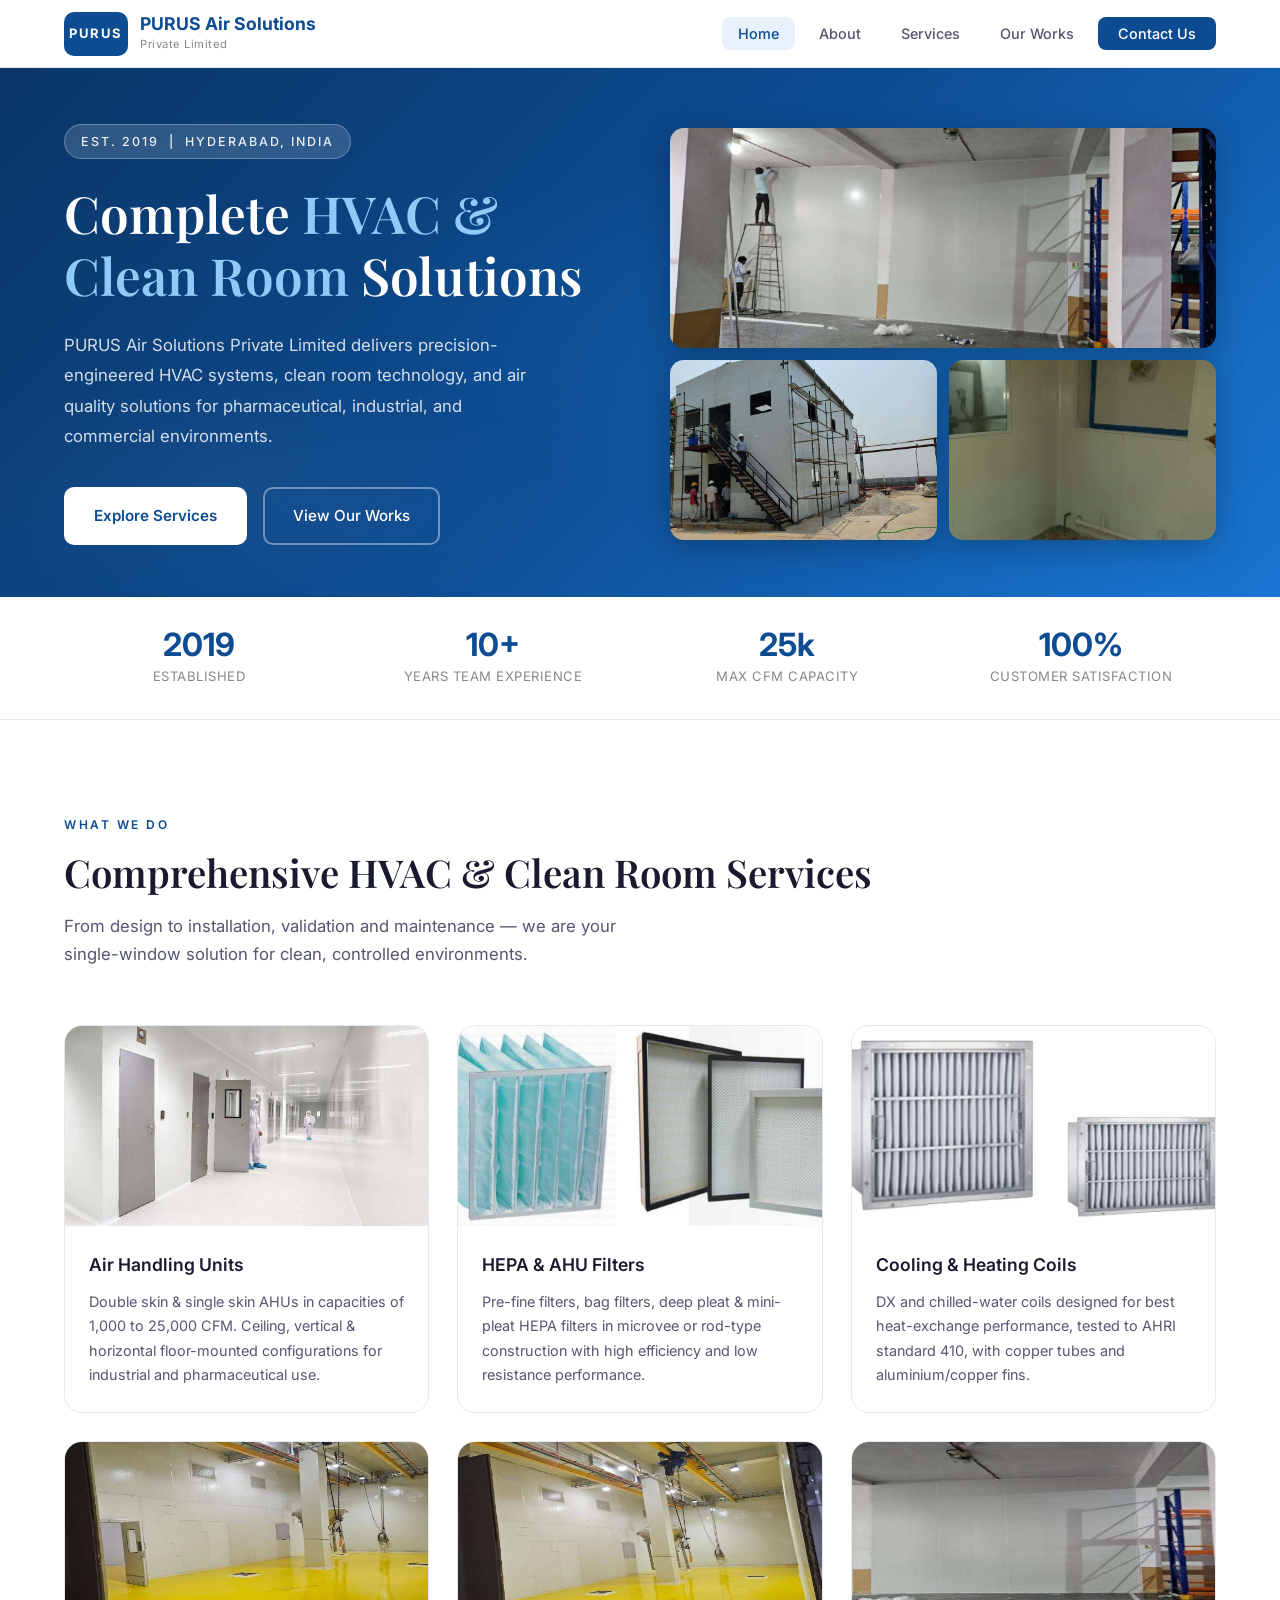
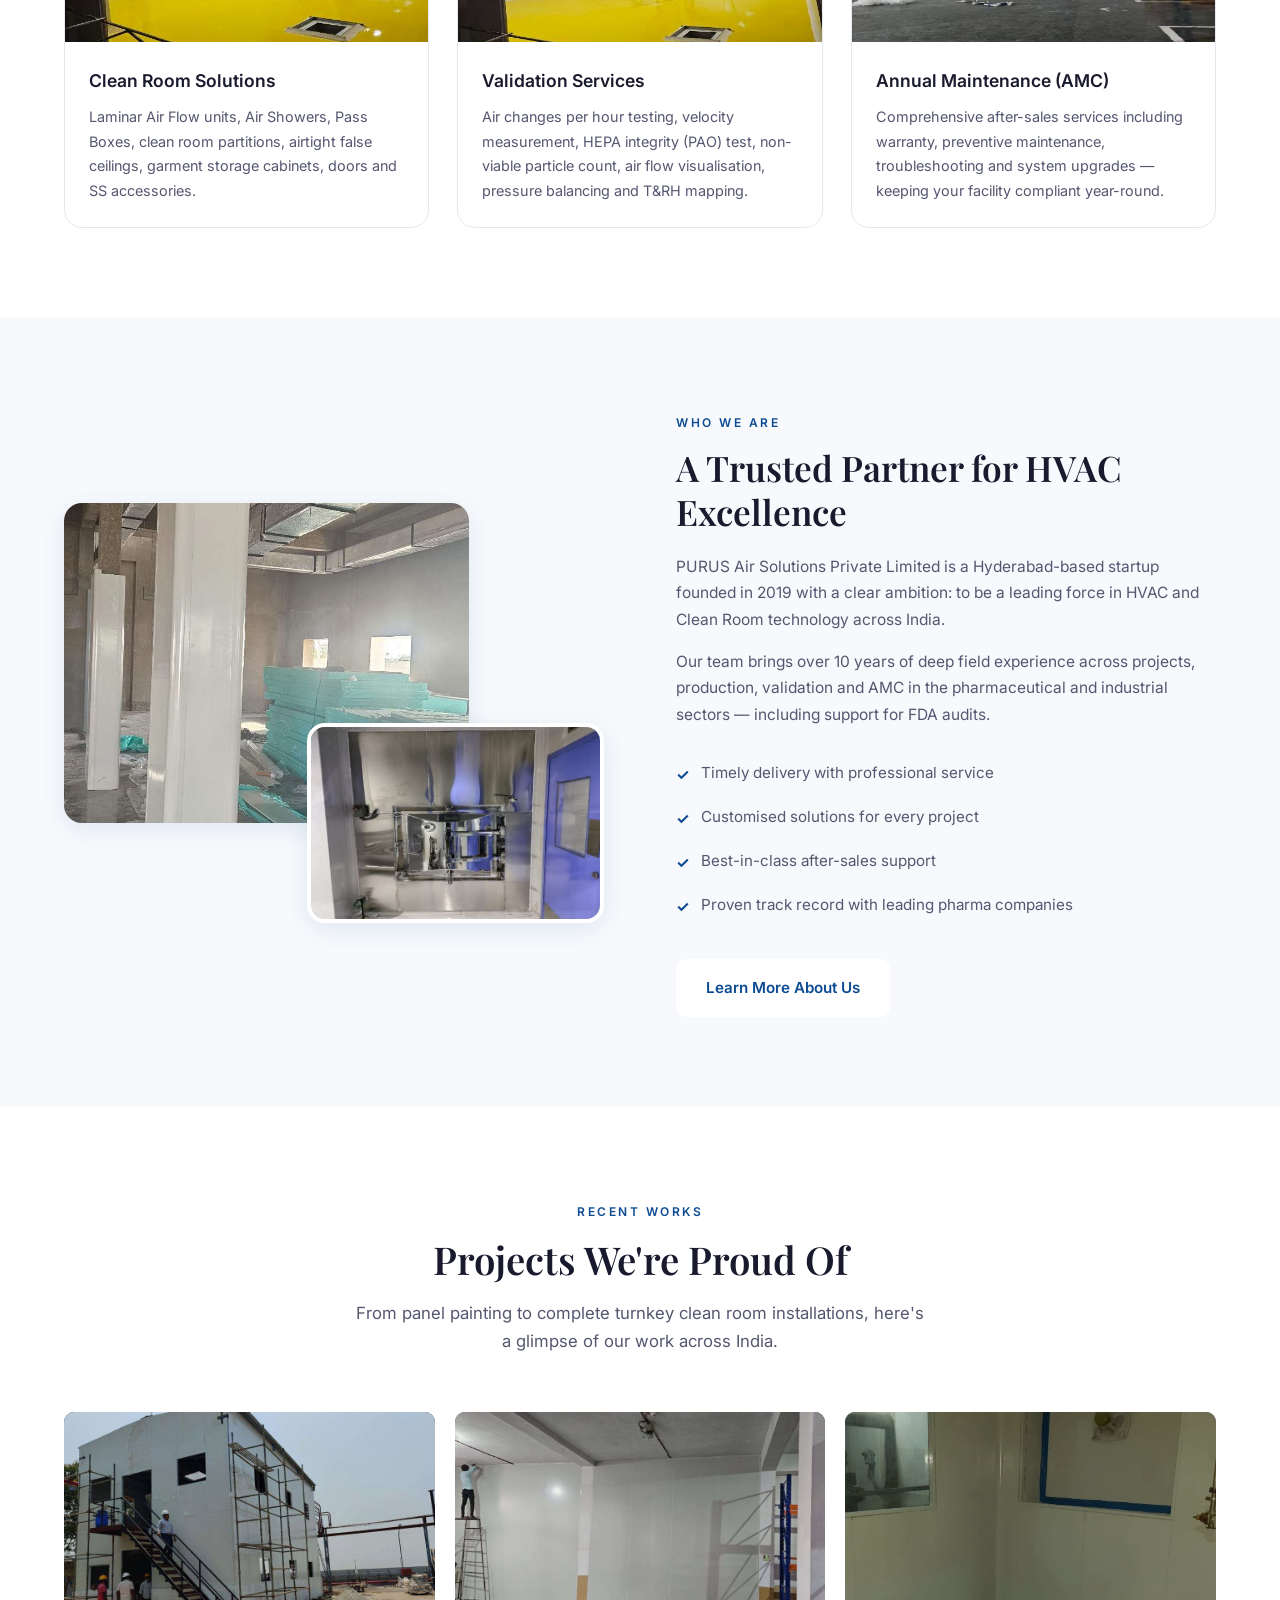
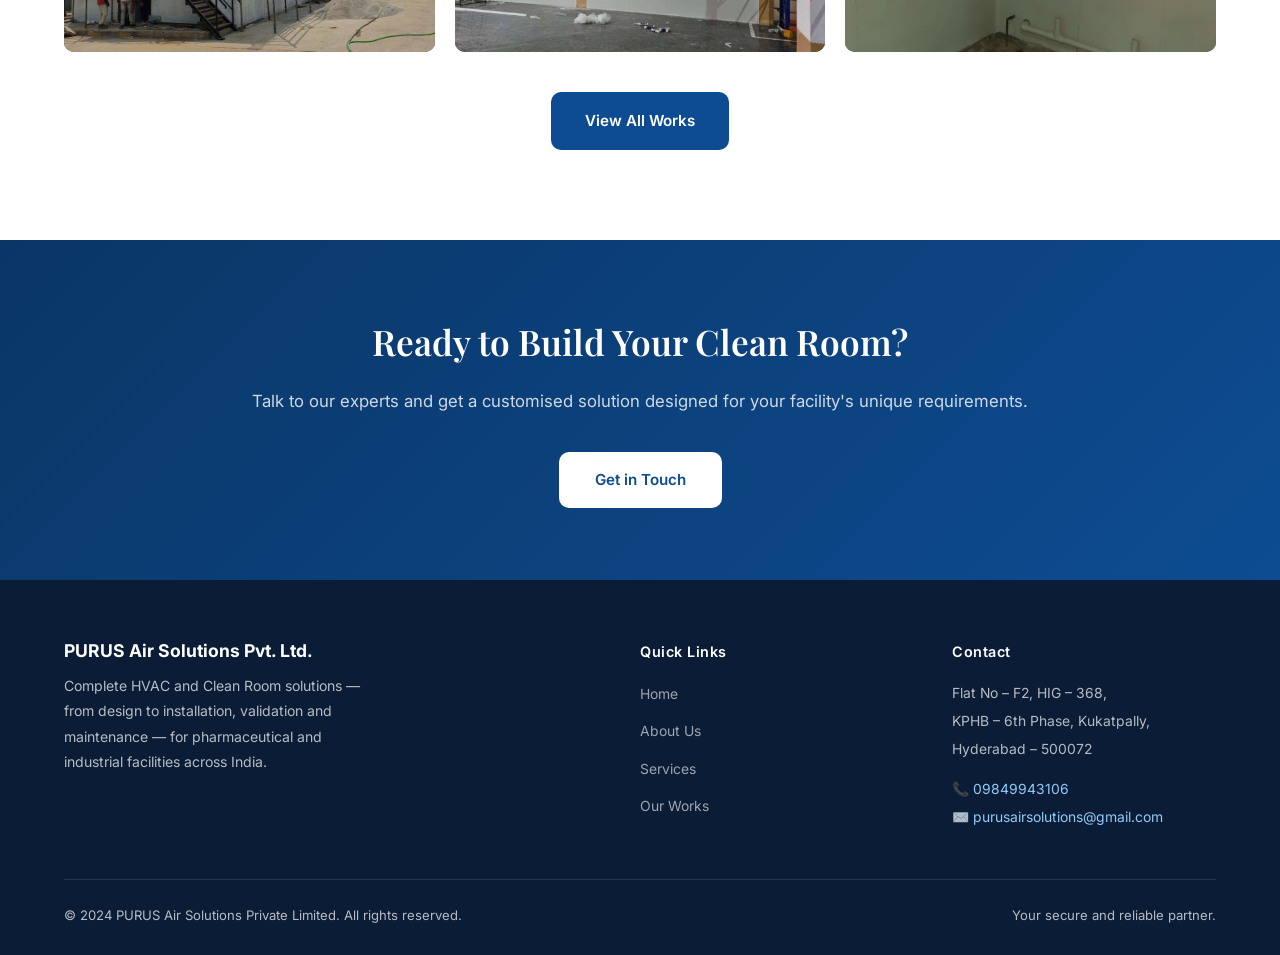
<file: index.html>
<!DOCTYPE html>
<html lang="en">
<head>
  <meta charset="UTF-8" />
  <meta name="viewport" content="width=device-width, initial-scale=1.0"/>
  <title>PURUS Air Solutions – HVAC & Clean Room Specialists</title>
  <meta name="description" content="PURUS Air Solutions Private Limited – Complete HVAC and Clean Room solutions for pharmaceutical, industrial and commercial spaces. Based in Hyderabad."/>
  <link rel="stylesheet" href="style.css"/>
</head>
<body>

<!-- ========================= NAVBAR ========================= -->
<nav class="navbar">
  <div class="navbar-brand">
    <div class="brand-logo">PURUS</div>
    <div>
      <div class="brand-name">PURUS Air Solutions</div>
      <div class="brand-sub">Private Limited</div>
    </div>
  </div>
  <ul class="nav-links">
    <li><a href="index.html" class="active">Home</a></li>
    <li><a href="about.html">About</a></li>
    <li><a href="services.html">Services</a></li>
    <li><a href="portfolio.html">Our Works</a></li>
    <li><a href="about.html#contact" class="nav-cta">Contact Us</a></li>
  </ul>
</nav>

<!-- ========================= HERO ========================= -->
<section class="hero">
  <div class="hero-grid">
    <div class="hero-content">
      <span class="hero-eyebrow">Est. 2019 &nbsp;|&nbsp; Hyderabad, India</span>
      <h1>Complete <span>HVAC &amp; Clean Room</span> Solutions</h1>
      <p>PURUS Air Solutions Private Limited delivers precision-engineered HVAC systems, clean room technology, and air quality solutions for pharmaceutical, industrial, and commercial environments.</p>
      <div class="btn-group">
        <a href="services.html" class="btn-primary">Explore Services</a>
        <a href="portfolio.html" class="btn-outline">View Our Works</a>
      </div>
    </div>
    <div class="hero-image-grid">
      <img src="images/works-008.jpg" alt="Clean room project"/>
      <img src="images/works-000.jpg" alt="Panel work"/>
      <img src="images/works-002.jpg" alt="HVAC installation"/>
    </div>
  </div>
</section>

<!-- ========================= STATS ========================= -->
<div class="stats-bar">
  <div class="stats-inner">
    <div class="stat-item">
      <div class="stat-number">2019</div>
      <div class="stat-label">Established</div>
    </div>
    <div class="stat-item">
      <div class="stat-number">10+</div>
      <div class="stat-label">Years Team Experience</div>
    </div>
    <div class="stat-item">
      <div class="stat-number">25k</div>
      <div class="stat-label">Max CFM Capacity</div>
    </div>
    <div class="stat-item">
      <div class="stat-number">100%</div>
      <div class="stat-label">Customer Satisfaction</div>
    </div>
  </div>
</div>

<!-- ========================= WHAT WE DO ========================= -->
<section class="section">
  <div class="section-inner">
    <div class="section-header">
      <span class="eyebrow">What We Do</span>
      <h2>Comprehensive HVAC &amp; Clean Room Services</h2>
      <p>From design to installation, validation and maintenance — we are your single-window solution for clean, controlled environments.</p>
    </div>
    <div class="services-grid">

      <div class="service-card">
        <img class="service-card-img" src="images/brochure-000.jpg" alt="Air Handling Units"/>
        <div class="service-card-body">
          <h3>Air Handling Units</h3>
          <p>Double skin &amp; single skin AHUs in capacities of 1,000 to 25,000 CFM. Ceiling, vertical &amp; horizontal floor-mounted configurations for industrial and pharmaceutical use.</p>
        </div>
      </div>

      <div class="service-card">
        <img class="service-card-img" src="images/brochure-002.jpg" alt="Filters"/>
        <div class="service-card-body">
          <h3>HEPA &amp; AHU Filters</h3>
          <p>Pre-fine filters, bag filters, deep pleat &amp; mini-pleat HEPA filters in microvee or rod-type construction with high efficiency and low resistance performance.</p>
        </div>
      </div>

      <div class="service-card">
        <img class="service-card-img" src="images/brochure-004.jpg" alt="Cooling Coils"/>
        <div class="service-card-body">
          <h3>Cooling &amp; Heating Coils</h3>
          <p>DX and chilled-water coils designed for best heat-exchange performance, tested to AHRI standard 410, with copper tubes and aluminium/copper fins.</p>
        </div>
      </div>

      <div class="service-card">
        <img class="service-card-img" src="images/works-006.jpg" alt="Clean Room"/>
        <div class="service-card-body">
          <h3>Clean Room Solutions</h3>
          <p>Laminar Air Flow units, Air Showers, Pass Boxes, clean room partitions, airtight false ceilings, garment storage cabinets, doors and SS accessories.</p>
        </div>
      </div>

      <div class="service-card">
        <img class="service-card-img" src="images/works-007.jpg" alt="Validation"/>
        <div class="service-card-body">
          <h3>Validation Services</h3>
          <p>Air changes per hour testing, velocity measurement, HEPA integrity (PAO) test, non-viable particle count, air flow visualisation, pressure balancing and T&amp;RH mapping.</p>
        </div>
      </div>

      <div class="service-card">
        <img class="service-card-img" src="images/works-009.jpg" alt="Maintenance"/>
        <div class="service-card-body">
          <h3>Annual Maintenance (AMC)</h3>
          <p>Comprehensive after-sales services including warranty, preventive maintenance, troubleshooting and system upgrades — keeping your facility compliant year-round.</p>
        </div>
      </div>

    </div>
  </div>
</section>

<!-- ========================= ABOUT TEASER ========================= -->
<section class="section section-soft">
  <div class="section-inner">
    <div class="about-split">
      <div class="about-image-collage">
        <img class="collage-main" src="images/works-012.jpg" alt="VSS project site"/>
        <img class="collage-secondary" src="images/works-005.jpg" alt="Clean room installation"/>
      </div>
      <div class="about-text">
        <span class="eyebrow">Who We Are</span>
        <h2>A Trusted Partner for HVAC Excellence</h2>
        <p>PURUS Air Solutions Private Limited is a Hyderabad-based startup founded in 2019 with a clear ambition: to be a leading force in HVAC and Clean Room technology across India.</p>
        <p>Our team brings over 10 years of deep field experience across projects, production, validation and AMC in the pharmaceutical and industrial sectors — including support for FDA audits.</p>
        <ul class="list-checks">
          <li>Timely delivery with professional service</li>
          <li>Customised solutions for every project</li>
          <li>Best-in-class after-sales support</li>
          <li>Proven track record with leading pharma companies</li>
        </ul>
        <a href="about.html" class="btn-primary" style="display:inline-block; margin-top:8px;">Learn More About Us</a>
      </div>
    </div>
  </div>
</section>

<!-- ========================= RECENT WORKS TEASER ========================= -->
<section class="section">
  <div class="section-inner">
    <div class="section-header centered">
      <span class="eyebrow">Recent Works</span>
      <h2>Projects We're Proud Of</h2>
      <p>From panel painting to complete turnkey clean room installations, here's a glimpse of our work across India.</p>
    </div>
    <div class="portfolio-grid">
      <div class="portfolio-item">
        <img src="images/works-000.jpg" alt="Clininvent Research"/>
        <div class="portfolio-overlay">
          <h3>Panel Work</h3>
          <p>Clininvent Research Pvt. Ltd, Gummadidala</p>
        </div>
      </div>
      <div class="portfolio-item">
        <img src="images/works-008.jpg" alt="Turnkey Project"/>
        <div class="portfolio-overlay">
          <h3>Turnkey Project</h3>
          <p>Vidgas Science &amp; Technologies, Karnataka</p>
        </div>
      </div>
      <div class="portfolio-item">
        <img src="images/works-002.jpg" alt="Epoxy Work"/>
        <div class="portfolio-overlay">
          <h3>Epoxy Flooring &amp; Panel</h3>
          <p>KJS India Pvt. Ltd, Pashamylaram</p>
        </div>
      </div>
    </div>
    <div style="text-align:center; margin-top:40px;">
      <a href="portfolio.html" class="btn-primary" style="display:inline-block; background:var(--navy); color:white; padding:14px 32px; border-radius:10px; font-weight:600;">View All Works</a>
    </div>
  </div>
</section>

<!-- ========================= CTA ========================= -->
<section class="cta-strip">
  <div class="section-inner">
    <h2>Ready to Build Your Clean Room?</h2>
    <p>Talk to our experts and get a customised solution designed for your facility's unique requirements.</p>
    <a href="about.html#contact" class="btn-white">Get in Touch</a>
  </div>
</section>

<!-- ========================= FOOTER ========================= -->
<footer>
  <div class="footer-grid">
    <div class="footer-brand">
      <div class="brand-name">PURUS Air Solutions Pvt. Ltd.</div>
      <p>Complete HVAC and Clean Room solutions — from design to installation, validation and maintenance — for pharmaceutical and industrial facilities across India.</p>
    </div>
    <div class="footer-col">
      <h4>Quick Links</h4>
      <ul>
        <li><a href="index.html">Home</a></li>
        <li><a href="about.html">About Us</a></li>
        <li><a href="services.html">Services</a></li>
        <li><a href="portfolio.html">Our Works</a></li>
      </ul>
    </div>
    <div class="footer-col footer-contact">
      <h4>Contact</h4>
      <p>Flat No – F2, HIG – 368,<br>KPHB – 6th Phase, Kukatpally,<br>Hyderabad – 500072</p>
      <p style="margin-top:12px;">
        📞 <a href="tel:+919849943106">09849943106</a><br>
        ✉️ <a href="mailto:purusairsolutions@gmail.com">purusairsolutions@gmail.com</a>
      </p>
    </div>
  </div>
  <div class="footer-bottom">
    <span>© 2024 PURUS Air Solutions Private Limited. All rights reserved.</span>
    <span>Your secure and reliable partner.</span>
  </div>
</footer>

</body>
</html>
</file>
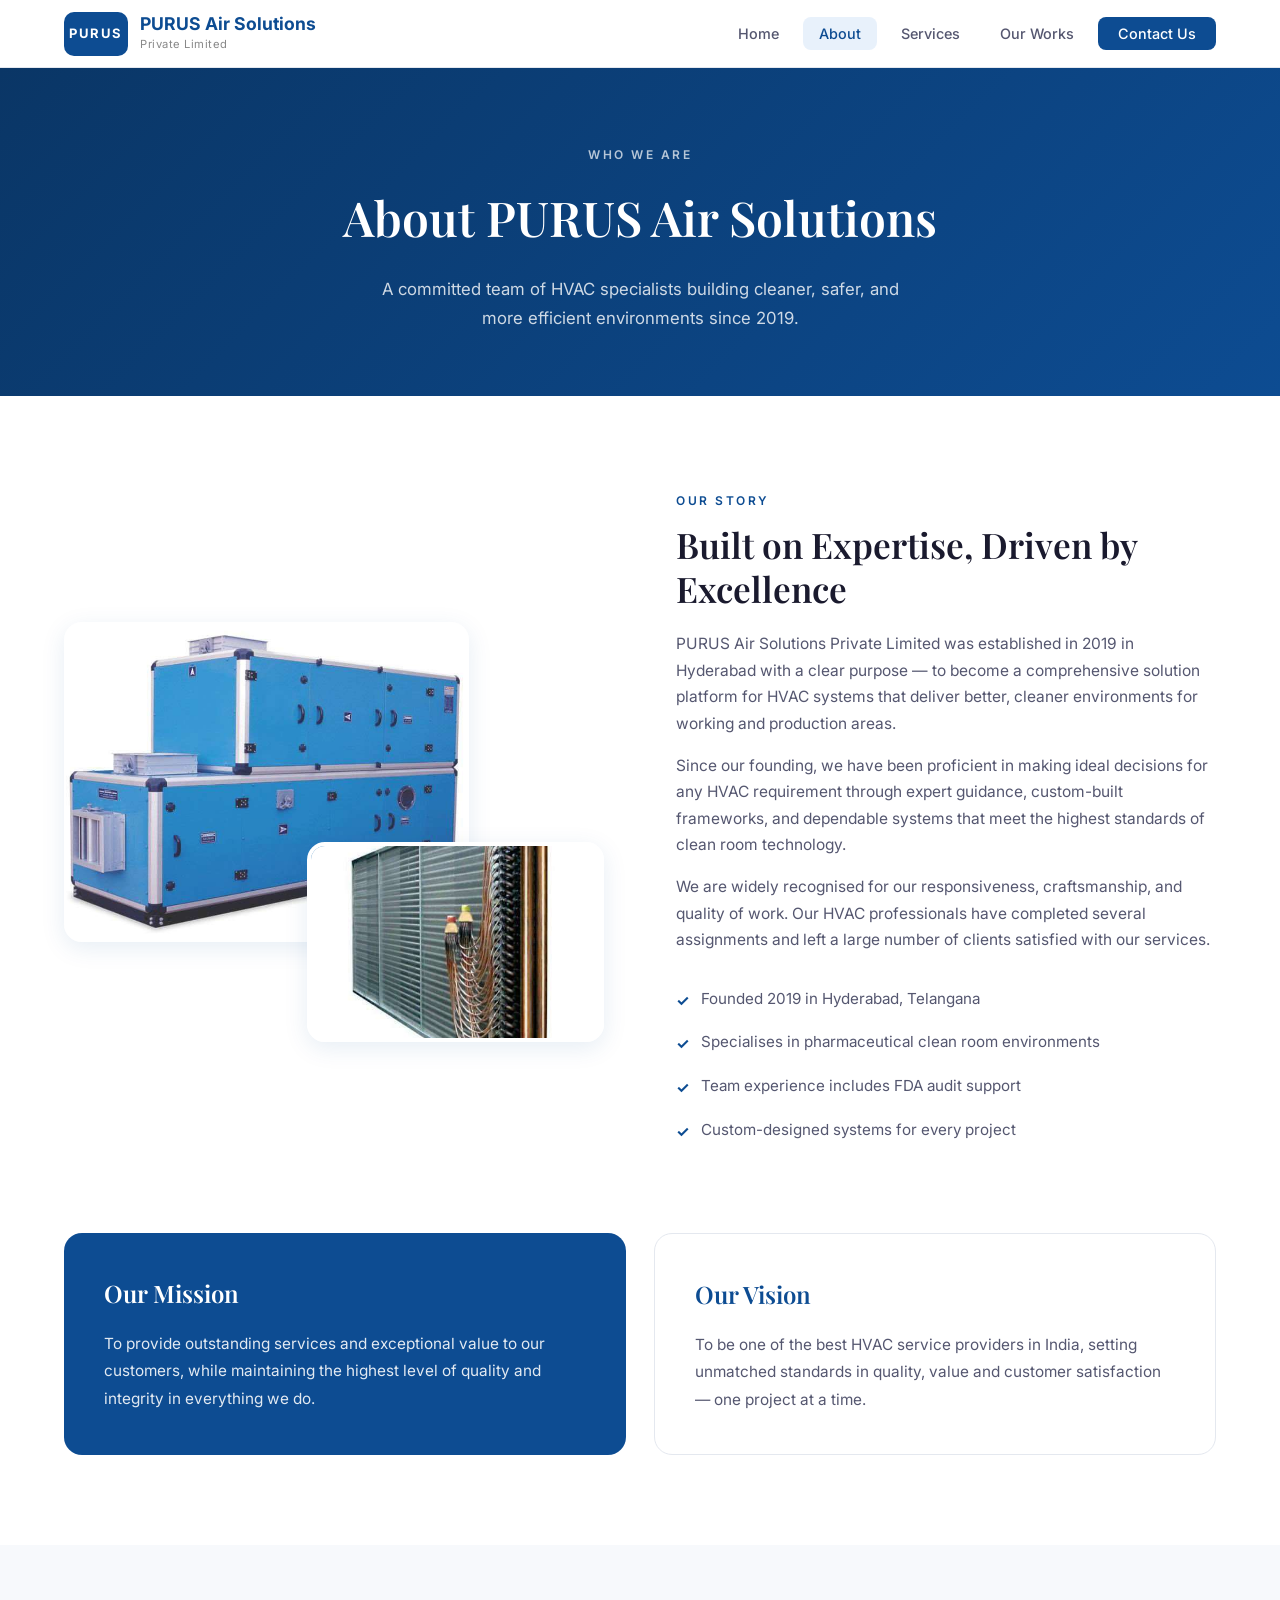
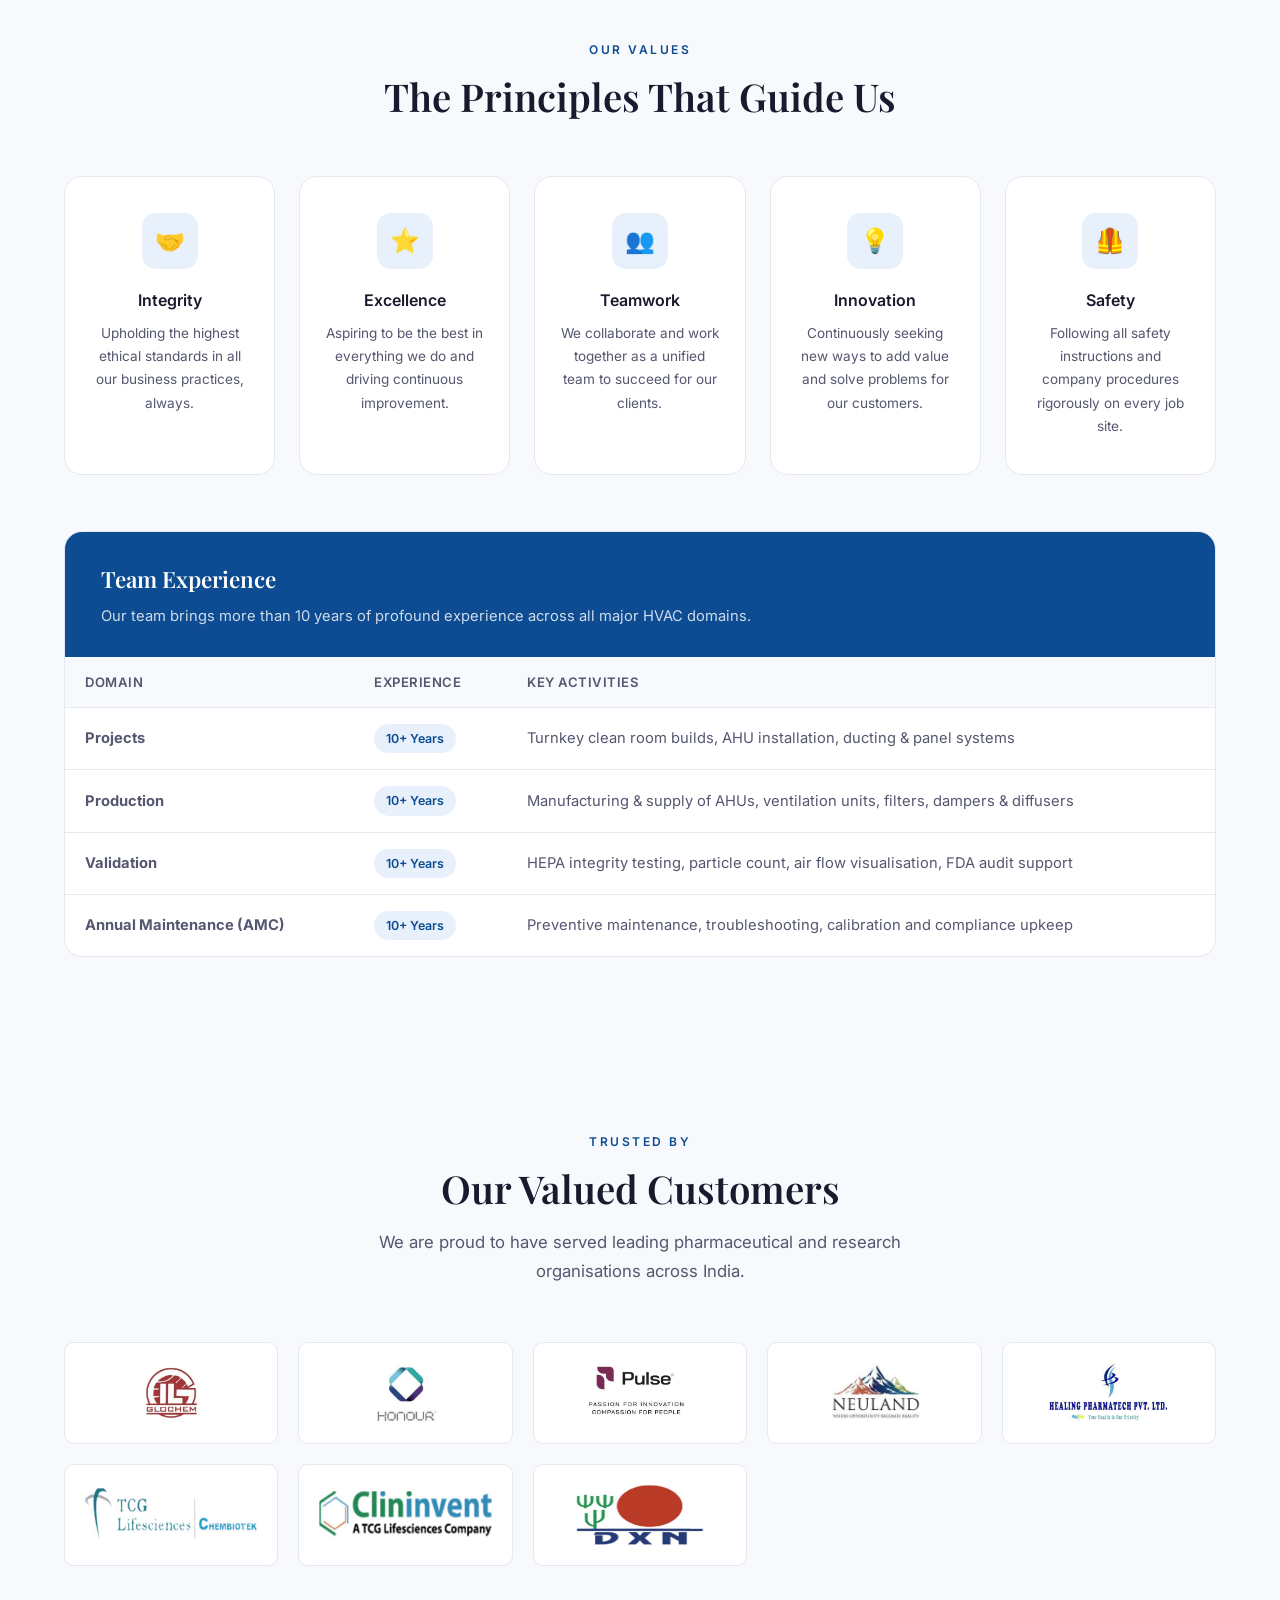
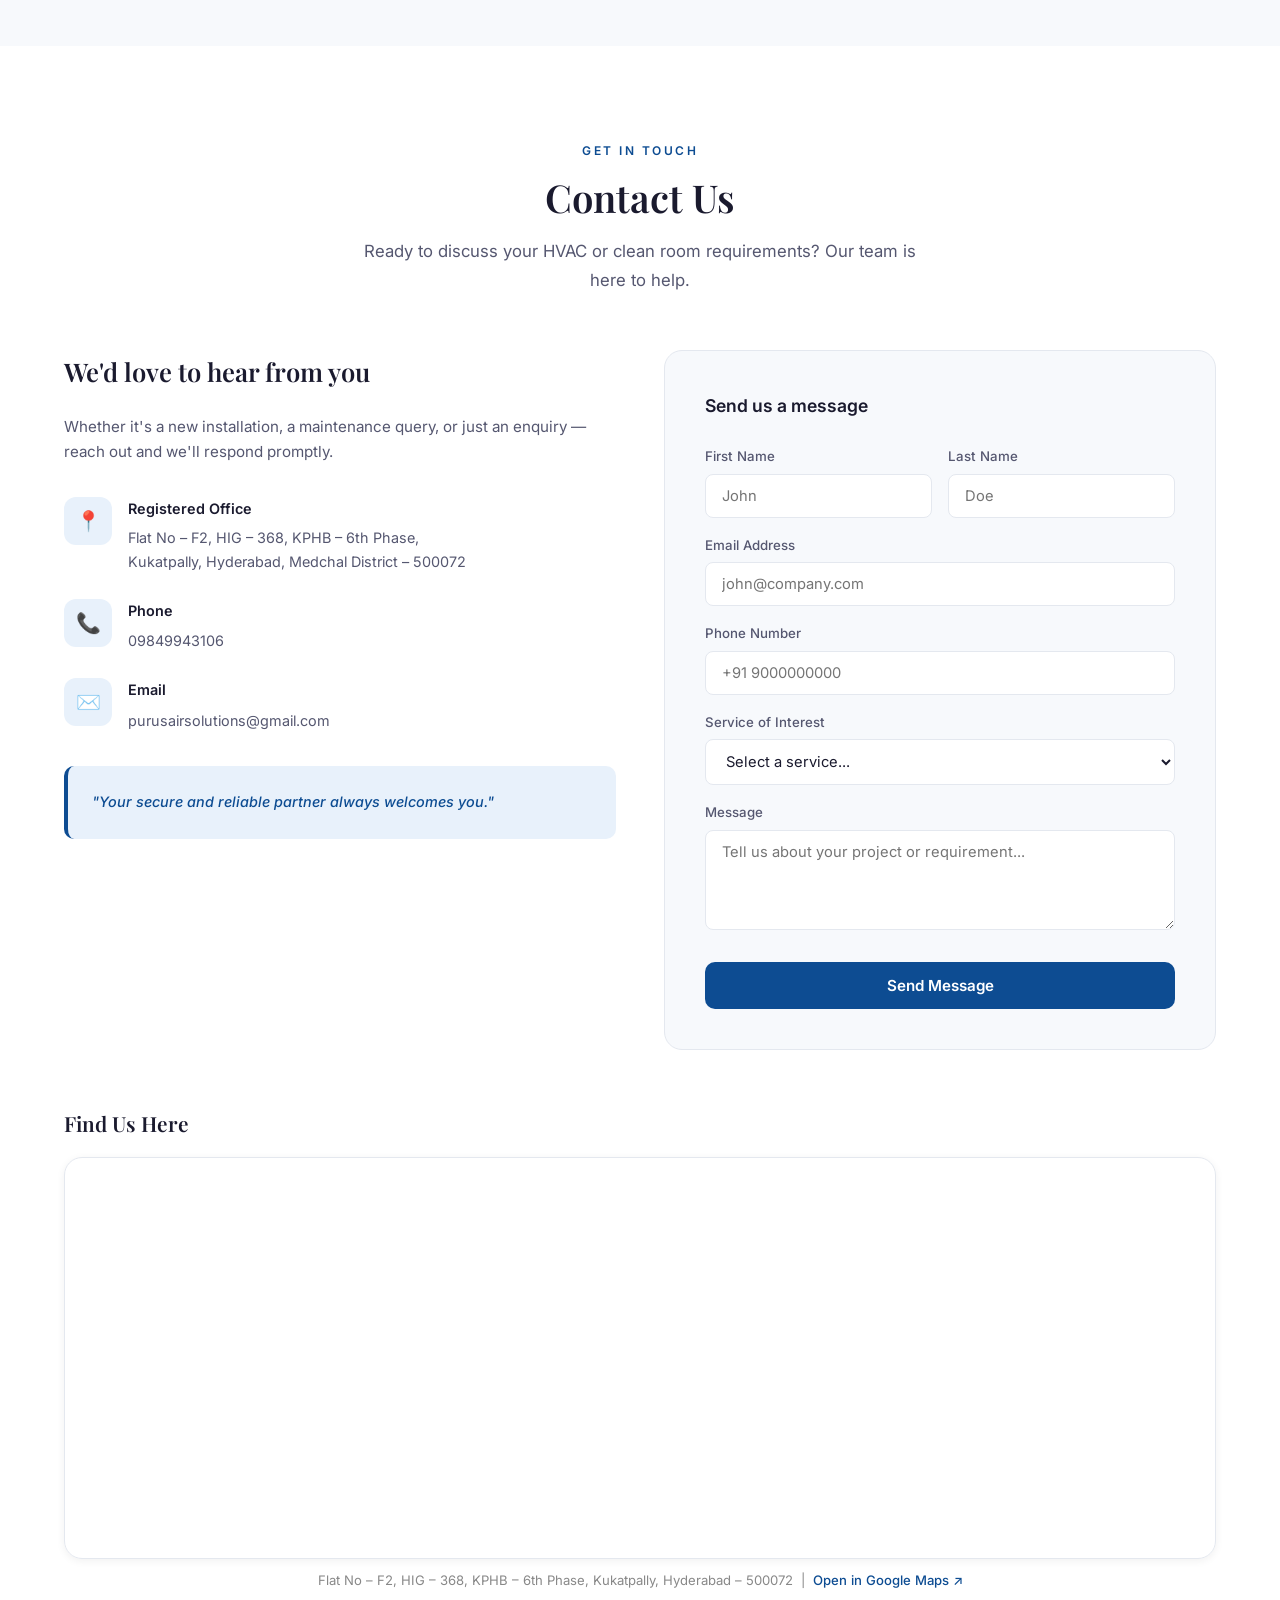
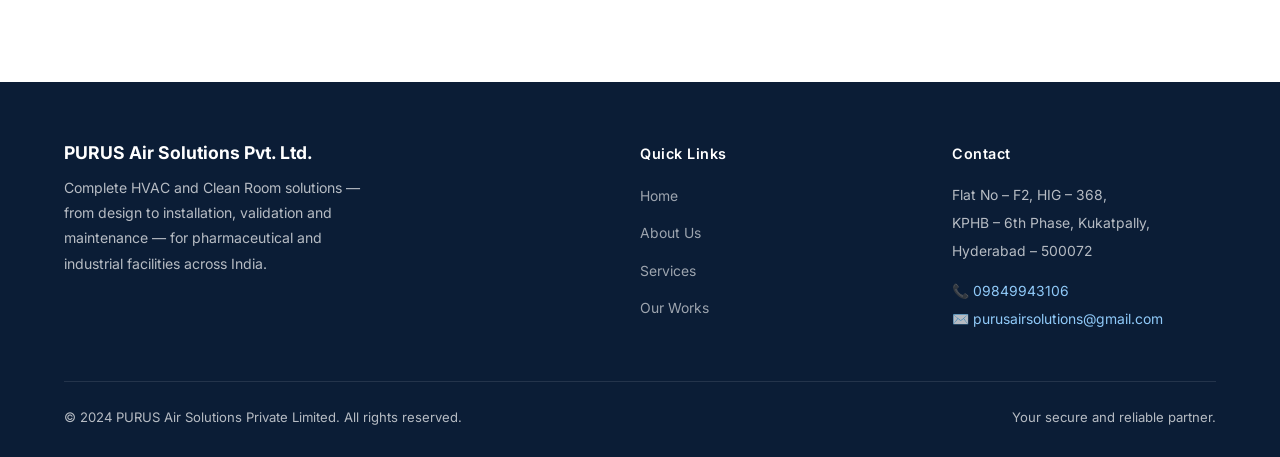
<file: about.html>
<!DOCTYPE html>
<html lang="en">
<head>
  <meta charset="UTF-8" />
  <meta name="viewport" content="width=device-width, initial-scale=1.0"/>
  <title>About Us – PURUS Air Solutions</title>
  <meta name="description" content="Learn about PURUS Air Solutions – our mission, vision, values, and experienced team delivering HVAC and clean room excellence since 2019."/>
  <link rel="stylesheet" href="style.css"/>
  <style>
    .team-experience {
      background: var(--white);
      border: 1px solid var(--border);
      border-radius: var(--radius-lg);
      overflow: hidden;
      margin-top: 56px;
    }
    .team-experience-header {
      background: var(--navy);
      color: white;
      padding: 28px 36px;
    }
    .team-experience-header h3 {
      font-family: 'Playfair Display', serif;
      font-size: 1.4rem;
      font-weight: 600;
    }
    .team-experience-header p { opacity: 0.8; margin-top: 6px; font-size: 0.92rem; }
    .experience-table { width: 100%; border-collapse: collapse; }
    .experience-table th {
      background: var(--bg-soft);
      padding: 14px 20px;
      text-align: left;
      font-size: 0.82rem;
      font-weight: 600;
      text-transform: uppercase;
      letter-spacing: 0.5px;
      color: var(--text-secondary);
      border-bottom: 1px solid var(--border);
    }
    .experience-table td {
      padding: 16px 20px;
      font-size: 0.92rem;
      color: var(--text-secondary);
      border-bottom: 1px solid var(--border);
    }
    .experience-table tr:last-child td { border-bottom: none; }
    .experience-table tr:hover td { background: var(--bg-soft); }
    .badge {
      display: inline-block;
      padding: 4px 12px;
      border-radius: 50px;
      font-size: 0.78rem;
      font-weight: 600;
      background: var(--navy-light);
      color: var(--navy);
    }
    #contact {
      scroll-margin-top: 80px;
    }
    .contact-grid {
      display: grid;
      grid-template-columns: 1fr 1fr;
      gap: 48px;
      align-items: start;
    }
    .contact-info { }
    .contact-info h3 {
      font-family: 'Playfair Display', serif;
      font-size: 1.6rem;
      font-weight: 600;
      margin-bottom: 20px;
    }
    .contact-detail {
      display: flex;
      gap: 16px;
      align-items: flex-start;
      margin-bottom: 24px;
    }
    .contact-icon {
      width: 48px; height: 48px;
      background: var(--navy-light);
      border-radius: 12px;
      display: flex;
      align-items: center;
      justify-content: center;
      font-size: 20px;
      flex-shrink: 0;
    }
    .contact-detail h4 { font-weight: 600; font-size: 0.9rem; color: var(--text-primary); margin-bottom: 4px; }
    .contact-detail p, .contact-detail a { font-size: 0.9rem; color: var(--text-secondary); }
    .contact-detail a:hover { color: var(--navy); }
    .contact-form-box {
      background: var(--bg-soft);
      border: 1px solid var(--border);
      border-radius: var(--radius-lg);
      padding: 40px;
    }
    .contact-form-box h3 { font-size: 1.1rem; font-weight: 600; margin-bottom: 24px; }
    .form-row { display: grid; grid-template-columns: 1fr 1fr; gap: 16px; }
    .form-group { margin-bottom: 16px; }
    .form-group label { display: block; font-size: 0.83rem; font-weight: 500; color: var(--text-secondary); margin-bottom: 6px; }
    .form-group input, .form-group textarea, .form-group select {
      width: 100%;
      padding: 12px 16px;
      border: 1px solid var(--border);
      border-radius: 8px;
      font-family: 'Inter', sans-serif;
      font-size: 0.92rem;
      color: var(--text-primary);
      background: white;
      transition: border-color 0.2s;
    }
    .form-group input:focus, .form-group textarea:focus, .form-group select:focus {
      outline: none;
      border-color: var(--navy);
      box-shadow: 0 0 0 3px rgba(13,76,146,0.1);
    }
    .form-group textarea { resize: vertical; min-height: 100px; }
    .btn-submit {
      width: 100%;
      padding: 14px;
      background: var(--navy);
      color: white;
      border: none;
      border-radius: 10px;
      font-size: 0.95rem;
      font-weight: 600;
      cursor: pointer;
      transition: all 0.2s;
      font-family: 'Inter', sans-serif;
      margin-top: 8px;
    }
    .btn-submit:hover { background: var(--navy-dark); transform: translateY(-1px); }
    @media (max-width: 768px) {
      .contact-grid { grid-template-columns: 1fr; }
      .form-row { grid-template-columns: 1fr; }
    }
  </style>
</head>
<body>

<!-- NAVBAR -->
<nav class="navbar">
  <div class="navbar-brand">
    <div class="brand-logo">PURUS</div>
    <div>
      <div class="brand-name">PURUS Air Solutions</div>
      <div class="brand-sub">Private Limited</div>
    </div>
  </div>
  <ul class="nav-links">
    <li><a href="index.html">Home</a></li>
    <li><a href="about.html" class="active">About</a></li>
    <li><a href="services.html">Services</a></li>
    <li><a href="portfolio.html">Our Works</a></li>
    <li><a href="about.html#contact" class="nav-cta">Contact Us</a></li>
  </ul>
</nav>

<!-- PAGE HERO -->
<section class="page-hero">
  <span class="eyebrow">Who We Are</span>
  <h1>About PURUS Air Solutions</h1>
  <p>A committed team of HVAC specialists building cleaner, safer, and more efficient environments since 2019.</p>
</section>

<!-- COMPANY OVERVIEW -->
<section class="section">
  <div class="section-inner">
    <div class="about-split">
      <div class="about-image-collage">
        <img class="collage-main" src="images/brochure-001.jpg" alt="PURUS Air Solutions facility"/>
        <img class="collage-secondary" src="images/brochure-007.jpg" alt="HVAC system"/>
      </div>
      <div class="about-text">
        <span class="eyebrow">Our Story</span>
        <h2>Built on Expertise, Driven by Excellence</h2>
        <p>PURUS Air Solutions Private Limited was established in 2019 in Hyderabad with a clear purpose — to become a comprehensive solution platform for HVAC systems that deliver better, cleaner environments for working and production areas.</p>
        <p>Since our founding, we have been proficient in making ideal decisions for any HVAC requirement through expert guidance, custom-built frameworks, and dependable systems that meet the highest standards of clean room technology.</p>
        <p>We are widely recognised for our responsiveness, craftsmanship, and quality of work. Our HVAC professionals have completed several assignments and left a large number of clients satisfied with our services.</p>
        <ul class="list-checks">
          <li>Founded 2019 in Hyderabad, Telangana</li>
          <li>Specialises in pharmaceutical clean room environments</li>
          <li>Team experience includes FDA audit support</li>
          <li>Custom-designed systems for every project</li>
        </ul>
      </div>
    </div>

    <!-- Mission & Vision -->
    <div class="mission-vision">
      <div class="mv-card">
        <h3>Our Mission</h3>
        <p>To provide outstanding services and exceptional value to our customers, while maintaining the highest level of quality and integrity in everything we do.</p>
      </div>
      <div class="mv-card light">
        <h3>Our Vision</h3>
        <p>To be one of the best HVAC service providers in India, setting unmatched standards in quality, value and customer satisfaction — one project at a time.</p>
      </div>
    </div>
  </div>
</section>

<!-- CORE VALUES -->
<section class="section section-soft">
  <div class="section-inner">
    <div class="section-header centered">
      <span class="eyebrow">Our Values</span>
      <h2>The Principles That Guide Us</h2>
    </div>
    <div class="values-grid">
      <div class="value-item">
        <div class="value-icon">🤝</div>
        <h3>Integrity</h3>
        <p>Upholding the highest ethical standards in all our business practices, always.</p>
      </div>
      <div class="value-item">
        <div class="value-icon">⭐</div>
        <h3>Excellence</h3>
        <p>Aspiring to be the best in everything we do and driving continuous improvement.</p>
      </div>
      <div class="value-item">
        <div class="value-icon">👥</div>
        <h3>Teamwork</h3>
        <p>We collaborate and work together as a unified team to succeed for our clients.</p>
      </div>
      <div class="value-item">
        <div class="value-icon">💡</div>
        <h3>Innovation</h3>
        <p>Continuously seeking new ways to add value and solve problems for our customers.</p>
      </div>
      <div class="value-item">
        <div class="value-icon">🦺</div>
        <h3>Safety</h3>
        <p>Following all safety instructions and company procedures rigorously on every job site.</p>
      </div>
    </div>

    <!-- Team Experience Table -->
    <div class="team-experience">
      <div class="team-experience-header">
        <h3>Team Experience</h3>
        <p>Our team brings more than 10 years of profound experience across all major HVAC domains.</p>
      </div>
      <table class="experience-table">
        <thead>
          <tr>
            <th>Domain</th>
            <th>Experience</th>
            <th>Key Activities</th>
          </tr>
        </thead>
        <tbody>
          <tr>
            <td><strong>Projects</strong></td>
            <td><span class="badge">10+ Years</span></td>
            <td>Turnkey clean room builds, AHU installation, ducting &amp; panel systems</td>
          </tr>
          <tr>
            <td><strong>Production</strong></td>
            <td><span class="badge">10+ Years</span></td>
            <td>Manufacturing &amp; supply of AHUs, ventilation units, filters, dampers &amp; diffusers</td>
          </tr>
          <tr>
            <td><strong>Validation</strong></td>
            <td><span class="badge">10+ Years</span></td>
            <td>HEPA integrity testing, particle count, air flow visualisation, FDA audit support</td>
          </tr>
          <tr>
            <td><strong>Annual Maintenance (AMC)</strong></td>
            <td><span class="badge">10+ Years</span></td>
            <td>Preventive maintenance, troubleshooting, calibration and compliance upkeep</td>
          </tr>
        </tbody>
      </table>
    </div>
  </div>
</section>

<!-- VALUED CUSTOMERS -->
<section class="customers-section">
  <div class="section-inner" style="max-width:1200px; margin:0 auto;">
    <div class="section-header centered">
      <span class="eyebrow">Trusted By</span>
      <h2>Our Valued Customers</h2>
      <p>We are proud to have served leading pharmaceutical and research organisations across India.</p>
    </div>
    <div class="customers-grid">
      <div class="customer-card"><img src="images/intro-007.jpg" alt="Client logo"/></div>
      <div class="customer-card"><img src="images/intro-008.jpg" alt="Client logo"/></div>
      <div class="customer-card"><img src="images/intro-010.jpg" alt="Client logo"/></div>
      <div class="customer-card"><img src="images/intro-011.jpg" alt="Client logo"/></div>
      <div class="customer-card"><img src="images/intro-013.jpg" alt="Client logo"/></div>
      <div class="customer-card"><img src="images/intro-016.jpg" alt="Client logo"/></div>
      <div class="customer-card"><img src="images/intro-017.jpg" alt="Client logo"/></div>
      <div class="customer-card"><img src="images/intro-018.jpg" alt="Client logo"/></div>
    </div>
  </div>
</section>

<!-- CONTACT -->
<section class="section" id="contact">
  <div class="section-inner">
    <div class="section-header centered">
      <span class="eyebrow">Get in Touch</span>
      <h2>Contact Us</h2>
      <p>Ready to discuss your HVAC or clean room requirements? Our team is here to help.</p>
    </div>
    <div class="contact-grid" style="margin-top:48px;">
      <div class="contact-info">
        <h3>We'd love to hear from you</h3>
        <p style="color:var(--text-secondary); margin-bottom:32px; font-size:0.95rem;">Whether it's a new installation, a maintenance query, or just an enquiry — reach out and we'll respond promptly.</p>

        <div class="contact-detail">
          <div class="contact-icon">📍</div>
          <div>
            <h4>Registered Office</h4>
            <p>Flat No – F2, HIG – 368, KPHB – 6th Phase,<br>Kukatpally, Hyderabad, Medchal District – 500072</p>
          </div>
        </div>

        <div class="contact-detail">
          <div class="contact-icon">📞</div>
          <div>
            <h4>Phone</h4>
            <a href="tel:+919849943106">09849943106</a>
          </div>
        </div>

        <div class="contact-detail">
          <div class="contact-icon">✉️</div>
          <div>
            <h4>Email</h4>
            <a href="mailto:purusairsolutions@gmail.com">purusairsolutions@gmail.com</a>
          </div>
        </div>

        <div style="margin-top:32px; padding:24px; background:var(--navy-light); border-radius:var(--radius); border-left:4px solid var(--navy);">
          <p style="font-size:0.9rem; color:var(--navy); font-style:italic; font-weight:500;">"Your secure and reliable partner always welcomes you."</p>
        </div>
      </div>

      <div class="contact-form-box">
        <h3>Send us a message</h3>
        <div class="form-row">
          <div class="form-group">
            <label for="fname">First Name</label>
            <input type="text" id="fname" placeholder="John"/>
          </div>
          <div class="form-group">
            <label for="lname">Last Name</label>
            <input type="text" id="lname" placeholder="Doe"/>
          </div>
        </div>
        <div class="form-group">
          <label for="email">Email Address</label>
          <input type="email" id="email" placeholder="john@company.com"/>
        </div>
        <div class="form-group">
          <label for="phone">Phone Number</label>
          <input type="tel" id="phone" placeholder="+91 9000000000"/>
        </div>
        <div class="form-group">
          <label for="service">Service of Interest</label>
          <select id="service">
            <option value="">Select a service...</option>
            <option>Air Handling Units</option>
            <option>HEPA &amp; AHU Filters</option>
            <option>Cooling &amp; Heating Coils</option>
            <option>Clean Room Solutions</option>
            <option>Validation Services</option>
            <option>Annual Maintenance (AMC)</option>
            <option>Other</option>
          </select>
        </div>
        <div class="form-group">
          <label for="message">Message</label>
          <textarea id="message" placeholder="Tell us about your project or requirement..."></textarea>
        </div>
        <button class="btn-submit" type="button">Send Message</button>
      </div>
    </div>

    <!-- GOOGLE MAP -->
    <div style="margin-top:56px;">
      <h3 style="font-family:'Playfair Display',serif; font-size:1.3rem; font-weight:600; margin-bottom:16px; color:var(--text-primary);">Find Us Here</h3>
      <div style="border-radius:var(--radius-lg); overflow:hidden; border:1px solid var(--border); box-shadow:var(--shadow-sm);">
        <iframe
          src="https://www.google.com/maps/embed?pb=!1m18!1m12!1m3!1d3805.404093913764!2d78.39303931486373!3d17.493697788012837!2m3!1f0!2f0!3f0!3m2!1i1024!2i768!4f13.1!3m3!1m2!1s0x3bcb91b19a0ca4d9%3A0x6c4c6f4e6a9d5a6b!2sKPHB%206th%20Phase%2C%20Kukatpally%2C%20Hyderabad%2C%20Telangana%20500072!5e0!3m2!1sen!2sin!4v1713500000000!5m2!1sen!2sin"
          width="100%"
          height="400"
          style="border:0; display:block;"
          allowfullscreen=""
          loading="lazy"
          referrerpolicy="no-referrer-when-downgrade"
          title="PURUS Air Solutions Office Location">
        </iframe>
      </div>
      <p style="margin-top:10px; font-size:0.82rem; color:var(--text-light); text-align:center;">
        Flat No – F2, HIG – 368, KPHB – 6th Phase, Kukatpally, Hyderabad – 500072 &nbsp;|&nbsp;
        <a href="https://maps.google.com/?q=KPHB+6th+Phase+Kukatpally+Hyderabad+500072" target="_blank" style="color:var(--navy); font-weight:500;">Open in Google Maps ↗</a>
      </p>
    </div>

  </div>
</section>

<!-- FOOTER -->
<footer>
  <div class="footer-grid">
    <div class="footer-brand">
      <div class="brand-name">PURUS Air Solutions Pvt. Ltd.</div>
      <p>Complete HVAC and Clean Room solutions — from design to installation, validation and maintenance — for pharmaceutical and industrial facilities across India.</p>
    </div>
    <div class="footer-col">
      <h4>Quick Links</h4>
      <ul>
        <li><a href="index.html">Home</a></li>
        <li><a href="about.html">About Us</a></li>
        <li><a href="services.html">Services</a></li>
        <li><a href="portfolio.html">Our Works</a></li>
      </ul>
    </div>
    <div class="footer-col footer-contact">
      <h4>Contact</h4>
      <p>Flat No – F2, HIG – 368,<br>KPHB – 6th Phase, Kukatpally,<br>Hyderabad – 500072</p>
      <p style="margin-top:12px;">
        📞 <a href="tel:+919849943106">09849943106</a><br>
        ✉️ <a href="mailto:purusairsolutions@gmail.com">purusairsolutions@gmail.com</a>
      </p>
    </div>
  </div>
  <div class="footer-bottom">
    <span>© 2024 PURUS Air Solutions Private Limited. All rights reserved.</span>
    <span>Your secure and reliable partner.</span>
  </div>
</footer>

</body>
</html>
</file>
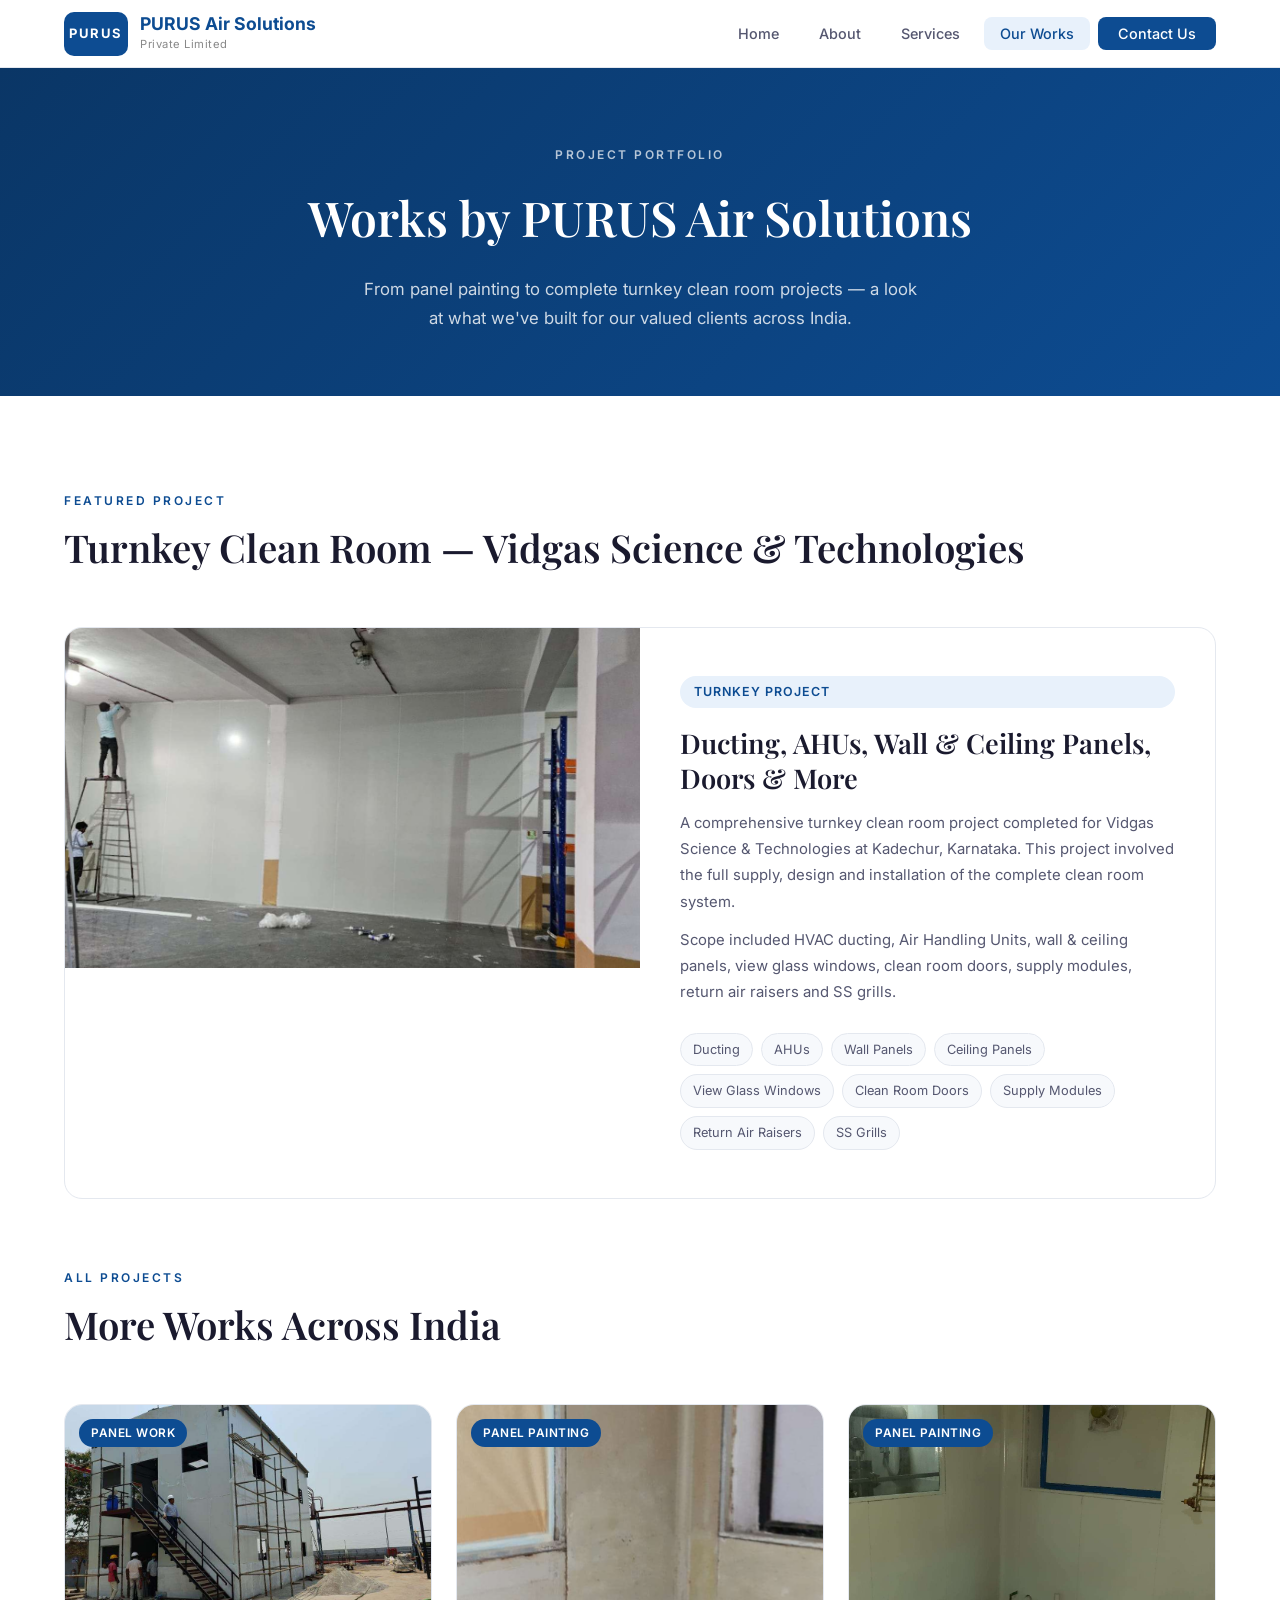
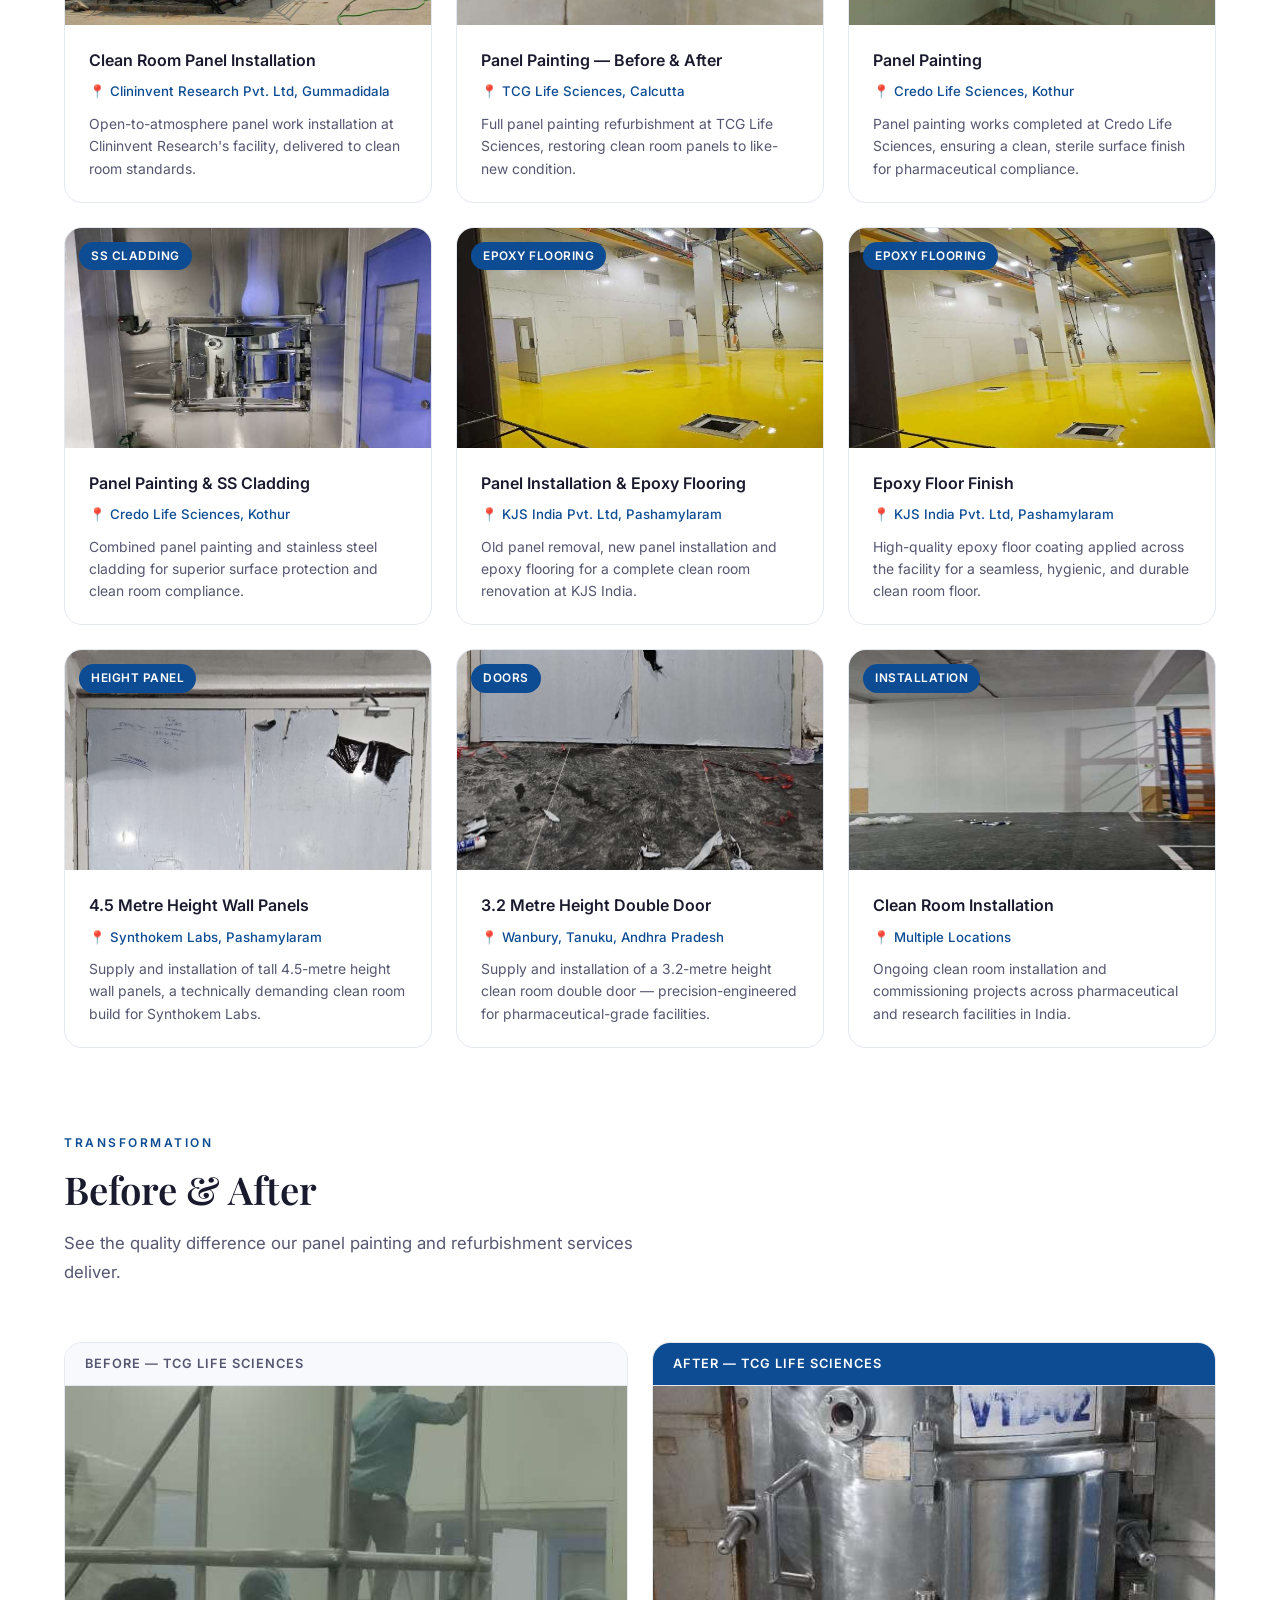
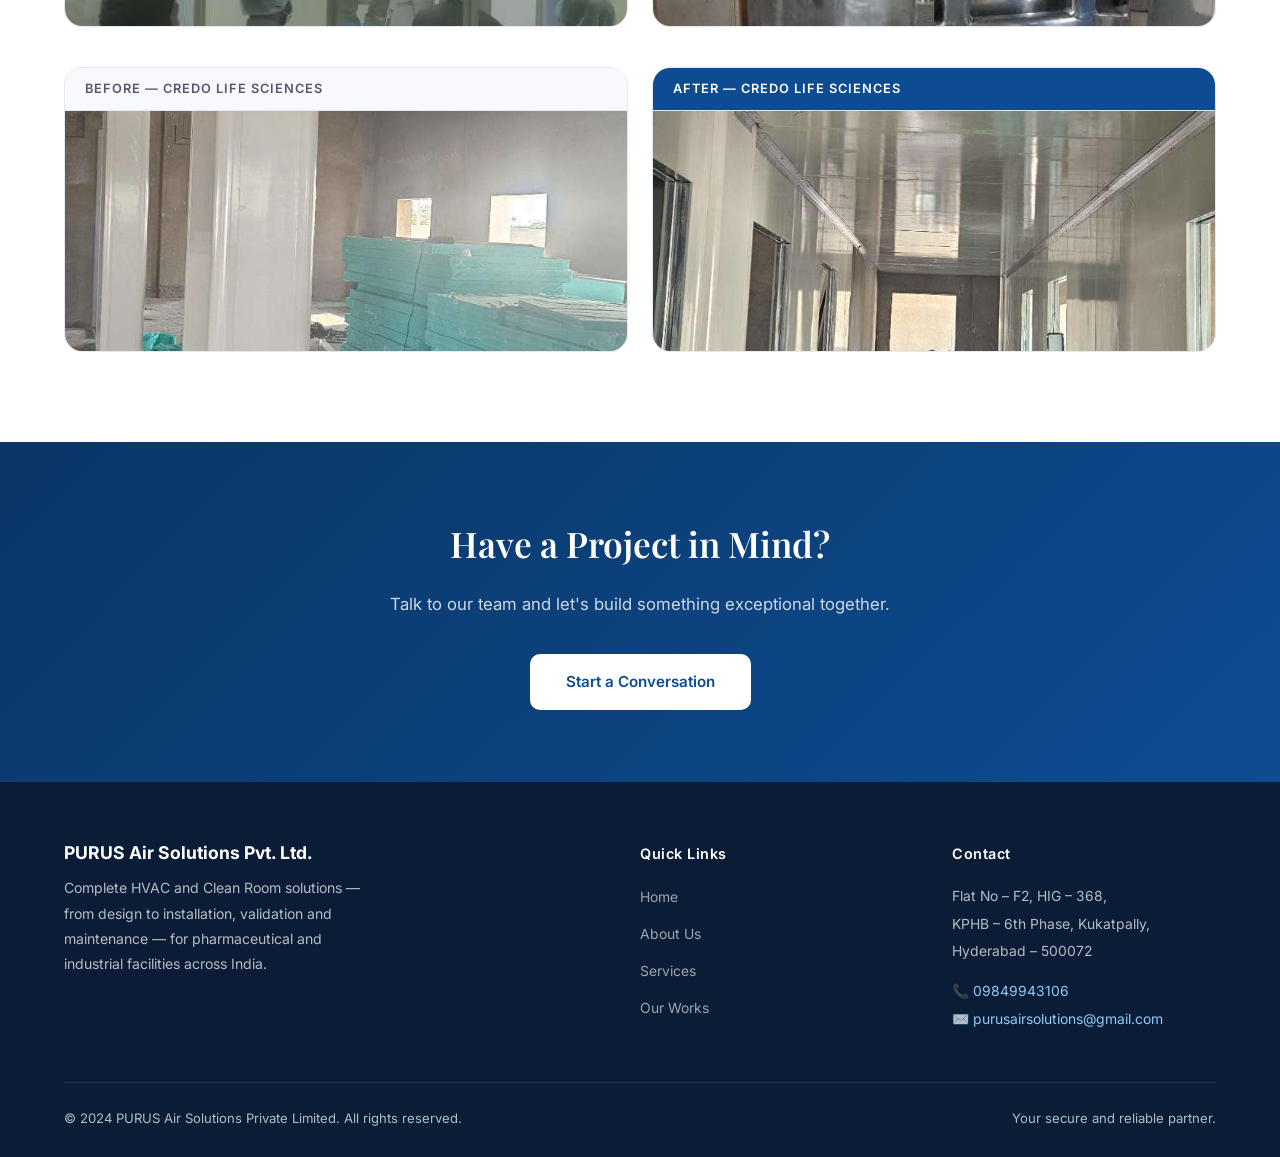
<file: portfolio.html>
<!DOCTYPE html>
<html lang="en">
<head>
  <meta charset="UTF-8" />
  <meta name="viewport" content="width=device-width, initial-scale=1.0"/>
  <title>Our Works – PURUS Air Solutions</title>
  <meta name="description" content="Browse PURUS Air Solutions' project portfolio — panel work, epoxy flooring, turnkey clean rooms, AHU installations and more across India."/>
  <link rel="stylesheet" href="style.css"/>
  <style>
    /* Filter tabs */
    .filter-bar {
      display: flex;
      gap: 12px;
      flex-wrap: wrap;
      margin-bottom: 40px;
    }
    .filter-btn {
      padding: 9px 22px;
      border: 1px solid var(--border);
      border-radius: 50px;
      font-size: 0.87rem;
      font-weight: 500;
      color: var(--text-secondary);
      background: white;
      cursor: pointer;
      transition: all 0.2s;
    }
    .filter-btn:hover, .filter-btn.active {
      background: var(--navy);
      color: white;
      border-color: var(--navy);
    }

    /* Project cards */
    .projects-grid {
      display: grid;
      grid-template-columns: repeat(3, 1fr);
      gap: 24px;
    }

    .project-card {
      border-radius: var(--radius-lg);
      overflow: hidden;
      border: 1px solid var(--border);
      background: var(--white);
      transition: all 0.25s;
    }
    .project-card:hover { transform: translateY(-4px); box-shadow: var(--shadow-md); border-color: transparent; }

    .project-card-img-wrap {
      position: relative;
      overflow: hidden;
    }
    .project-card-img-wrap img {
      width: 100%;
      height: 220px;
      object-fit: cover;
      transition: transform 0.4s ease;
    }
    .project-card:hover .project-card-img-wrap img { transform: scale(1.07); }

    .project-card-tag {
      position: absolute;
      top: 14px;
      left: 14px;
      background: var(--navy);
      color: white;
      font-size: 0.74rem;
      font-weight: 600;
      padding: 4px 12px;
      border-radius: 50px;
      letter-spacing: 0.5px;
      text-transform: uppercase;
    }

    .project-card-body { padding: 22px 24px; }
    .project-card-body h3 { font-size: 1rem; font-weight: 600; color: var(--text-primary); margin-bottom: 6px; }
    .project-card-body .location {
      font-size: 0.83rem;
      color: var(--navy);
      margin-bottom: 10px;
      font-weight: 500;
    }
    .project-card-body p { font-size: 0.87rem; color: var(--text-secondary); line-height: 1.6; }

    /* Featured project */
    .featured-project {
      border-radius: var(--radius-lg);
      overflow: hidden;
      border: 1px solid var(--border);
      display: grid;
      grid-template-columns: 1fr 1fr;
      margin-bottom: 40px;
    }
    .featured-project img { width: 100%; height: 340px; object-fit: cover; }
    .featured-project-body {
      padding: 48px 40px;
      display: flex;
      flex-direction: column;
      justify-content: center;
    }
    .featured-tag {
      display: inline-block;
      background: var(--navy-light);
      color: var(--navy);
      font-size: 0.78rem;
      font-weight: 600;
      padding: 5px 14px;
      border-radius: 50px;
      letter-spacing: 1px;
      text-transform: uppercase;
      margin-bottom: 18px;
    }
    .featured-project-body h2 {
      font-family: 'Playfair Display', serif;
      font-size: 1.7rem;
      font-weight: 600;
      color: var(--text-primary);
      margin-bottom: 14px;
      line-height: 1.3;
    }
    .featured-project-body p { font-size: 0.93rem; color: var(--text-secondary); line-height: 1.75; margin-bottom: 12px; }
    .scope-items { display: flex; flex-wrap: wrap; gap: 8px; margin-top: 16px; }
    .scope-item { font-size: 0.8rem; padding: 5px 12px; background: var(--bg-soft); border: 1px solid var(--border); border-radius: 50px; color: var(--text-secondary); }

    /* Before/after section */
    .before-after-grid {
      display: grid;
      grid-template-columns: 1fr 1fr;
      gap: 24px;
      margin-top: 40px;
    }
    .ba-card {
      border-radius: var(--radius-lg);
      overflow: hidden;
      border: 1px solid var(--border);
    }
    .ba-label {
      padding: 10px 20px;
      font-size: 0.8rem;
      font-weight: 600;
      letter-spacing: 1px;
      text-transform: uppercase;
      background: var(--bg-soft);
      border-bottom: 1px solid var(--border);
      color: var(--text-secondary);
    }
    .ba-label.after { background: var(--navy); color: white; }
    .ba-card img { width: 100%; height: 240px; object-fit: cover; }

    @media (max-width: 900px) {
      .projects-grid { grid-template-columns: repeat(2, 1fr); }
      .featured-project { grid-template-columns: 1fr; }
      .featured-project img { height: 240px; }
      .before-after-grid { grid-template-columns: 1fr; }
    }
    @media (max-width: 600px) {
      .projects-grid { grid-template-columns: 1fr; }
    }
  </style>
</head>
<body>

<!-- NAVBAR -->
<nav class="navbar">
  <div class="navbar-brand">
    <div class="brand-logo">PURUS</div>
    <div>
      <div class="brand-name">PURUS Air Solutions</div>
      <div class="brand-sub">Private Limited</div>
    </div>
  </div>
  <ul class="nav-links">
    <li><a href="index.html">Home</a></li>
    <li><a href="about.html">About</a></li>
    <li><a href="services.html">Services</a></li>
    <li><a href="portfolio.html" class="active">Our Works</a></li>
    <li><a href="about.html#contact" class="nav-cta">Contact Us</a></li>
  </ul>
</nav>

<!-- PAGE HERO -->
<section class="page-hero">
  <span class="eyebrow">Project Portfolio</span>
  <h1>Works by PURUS Air Solutions</h1>
  <p>From panel painting to complete turnkey clean room projects — a look at what we've built for our valued clients across India.</p>
</section>

<!-- PORTFOLIO -->
<section class="section">
  <div class="section-inner">

    <!-- FEATURED PROJECT: TURNKEY -->
    <div class="section-header">
      <span class="eyebrow">Featured Project</span>
      <h2>Turnkey Clean Room — Vidgas Science &amp; Technologies</h2>
    </div>
    <div class="featured-project">
      <img src="images/works-008.jpg" alt="Turnkey project at Vidgas Science"/>
      <div class="featured-project-body">
        <span class="featured-tag">Turnkey Project</span>
        <h2>Ducting, AHUs, Wall &amp; Ceiling Panels, Doors &amp; More</h2>
        <p>A comprehensive turnkey clean room project completed for Vidgas Science &amp; Technologies at Kadechur, Karnataka. This project involved the full supply, design and installation of the complete clean room system.</p>
        <p>Scope included HVAC ducting, Air Handling Units, wall &amp; ceiling panels, view glass windows, clean room doors, supply modules, return air raisers and SS grills.</p>
        <div class="scope-items">
          <span class="scope-item">Ducting</span>
          <span class="scope-item">AHUs</span>
          <span class="scope-item">Wall Panels</span>
          <span class="scope-item">Ceiling Panels</span>
          <span class="scope-item">View Glass Windows</span>
          <span class="scope-item">Clean Room Doors</span>
          <span class="scope-item">Supply Modules</span>
          <span class="scope-item">Return Air Raisers</span>
          <span class="scope-item">SS Grills</span>
        </div>
      </div>
    </div>

    <!-- ALL PROJECTS GRID -->
    <div class="section-header" style="margin-top:64px;">
      <span class="eyebrow">All Projects</span>
      <h2>More Works Across India</h2>
    </div>

    <div class="projects-grid">

      <div class="project-card">
        <div class="project-card-img-wrap">
          <img src="images/works-000.jpg" alt="Panel Work at Clininvent"/>
          <span class="project-card-tag">Panel Work</span>
        </div>
        <div class="project-card-body">
          <h3>Clean Room Panel Installation</h3>
          <div class="location">📍 Clininvent Research Pvt. Ltd, Gummadidala</div>
          <p>Open-to-atmosphere panel work installation at Clininvent Research's facility, delivered to clean room standards.</p>
        </div>
      </div>

      <div class="project-card">
        <div class="project-card-img-wrap">
          <img src="images/works-001.jpg" alt="Panel Painting at TCG Life Sciences"/>
          <span class="project-card-tag">Panel Painting</span>
        </div>
        <div class="project-card-body">
          <h3>Panel Painting — Before &amp; After</h3>
          <div class="location">📍 TCG Life Sciences, Calcutta</div>
          <p>Full panel painting refurbishment at TCG Life Sciences, restoring clean room panels to like-new condition.</p>
        </div>
      </div>

      <div class="project-card">
        <div class="project-card-img-wrap">
          <img src="images/works-002.jpg" alt="Panel Painting at Credo Life Sciences"/>
          <span class="project-card-tag">Panel Painting</span>
        </div>
        <div class="project-card-body">
          <h3>Panel Painting</h3>
          <div class="location">📍 Credo Life Sciences, Kothur</div>
          <p>Panel painting works completed at Credo Life Sciences, ensuring a clean, sterile surface finish for pharmaceutical compliance.</p>
        </div>
      </div>

      <div class="project-card">
        <div class="project-card-img-wrap">
          <img src="images/works-005.jpg" alt="SS Cladding"/>
          <span class="project-card-tag">SS Cladding</span>
        </div>
        <div class="project-card-body">
          <h3>Panel Painting &amp; SS Cladding</h3>
          <div class="location">📍 Credo Life Sciences, Kothur</div>
          <p>Combined panel painting and stainless steel cladding for superior surface protection and clean room compliance.</p>
        </div>
      </div>

      <div class="project-card">
        <div class="project-card-img-wrap">
          <img src="images/works-006.jpg" alt="Epoxy at KJS India"/>
          <span class="project-card-tag">Epoxy Flooring</span>
        </div>
        <div class="project-card-body">
          <h3>Panel Installation &amp; Epoxy Flooring</h3>
          <div class="location">📍 KJS India Pvt. Ltd, Pashamylaram</div>
          <p>Old panel removal, new panel installation and epoxy flooring for a complete clean room renovation at KJS India.</p>
        </div>
      </div>

      <div class="project-card">
        <div class="project-card-img-wrap">
          <img src="images/works-007.jpg" alt="KJS India flooring"/>
          <span class="project-card-tag">Epoxy Flooring</span>
        </div>
        <div class="project-card-body">
          <h3>Epoxy Floor Finish</h3>
          <div class="location">📍 KJS India Pvt. Ltd, Pashamylaram</div>
          <p>High-quality epoxy floor coating applied across the facility for a seamless, hygienic, and durable clean room floor.</p>
        </div>
      </div>

      <div class="project-card">
        <div class="project-card-img-wrap">
          <img src="images/works-010.jpg" alt="4.5m Wall Panels"/>
          <span class="project-card-tag">Height Panel</span>
        </div>
        <div class="project-card-body">
          <h3>4.5 Metre Height Wall Panels</h3>
          <div class="location">📍 Synthokem Labs, Pashamylaram</div>
          <p>Supply and installation of tall 4.5-metre height wall panels, a technically demanding clean room build for Synthokem Labs.</p>
        </div>
      </div>

      <div class="project-card">
        <div class="project-card-img-wrap">
          <img src="images/works-011.jpg" alt="Double Door Wanbury"/>
          <span class="project-card-tag">Doors</span>
        </div>
        <div class="project-card-body">
          <h3>3.2 Metre Height Double Door</h3>
          <div class="location">📍 Wanbury, Tanuku, Andhra Pradesh</div>
          <p>Supply and installation of a 3.2-metre height clean room double door — precision-engineered for pharmaceutical-grade facilities.</p>
        </div>
      </div>

      <div class="project-card">
        <div class="project-card-img-wrap">
          <img src="images/works-009.jpg" alt="Project site"/>
          <span class="project-card-tag">Installation</span>
        </div>
        <div class="project-card-body">
          <h3>Clean Room Installation</h3>
          <div class="location">📍 Multiple Locations</div>
          <p>Ongoing clean room installation and commissioning projects across pharmaceutical and research facilities in India.</p>
        </div>
      </div>

    </div>

    <!-- BEFORE / AFTER SECTION -->
    <div class="section-header" style="margin-top:80px;">
      <span class="eyebrow">Transformation</span>
      <h2>Before &amp; After</h2>
      <p>See the quality difference our panel painting and refurbishment services deliver.</p>
    </div>

    <div class="before-after-grid">
      <div class="ba-card">
        <div class="ba-label">Before — TCG Life Sciences</div>
        <img src="images/works-003.jpg" alt="Before panel painting"/>
      </div>
      <div class="ba-card">
        <div class="ba-label after">After — TCG Life Sciences</div>
        <img src="images/works-004.jpg" alt="After panel painting"/>
      </div>
    </div>

    <div class="before-after-grid">
      <div class="ba-card">
        <div class="ba-label">Before — Credo Life Sciences</div>
        <img src="images/works-012.jpg" alt="Before cladding"/>
      </div>
      <div class="ba-card">
        <div class="ba-label after">After — Credo Life Sciences</div>
        <img src="images/works-013.jpg" alt="After cladding"/>
      </div>
    </div>

  </div>
</section>

<!-- CTA -->
<section class="cta-strip">
  <div class="section-inner">
    <h2>Have a Project in Mind?</h2>
    <p>Talk to our team and let's build something exceptional together.</p>
    <a href="about.html#contact" class="btn-white">Start a Conversation</a>
  </div>
</section>

<!-- FOOTER -->
<footer>
  <div class="footer-grid">
    <div class="footer-brand">
      <div class="brand-name">PURUS Air Solutions Pvt. Ltd.</div>
      <p>Complete HVAC and Clean Room solutions — from design to installation, validation and maintenance — for pharmaceutical and industrial facilities across India.</p>
    </div>
    <div class="footer-col">
      <h4>Quick Links</h4>
      <ul>
        <li><a href="index.html">Home</a></li>
        <li><a href="about.html">About Us</a></li>
        <li><a href="services.html">Services</a></li>
        <li><a href="portfolio.html">Our Works</a></li>
      </ul>
    </div>
    <div class="footer-col footer-contact">
      <h4>Contact</h4>
      <p>Flat No – F2, HIG – 368,<br>KPHB – 6th Phase, Kukatpally,<br>Hyderabad – 500072</p>
      <p style="margin-top:12px;">
        📞 <a href="tel:+919849943106">09849943106</a><br>
        ✉️ <a href="mailto:purusairsolutions@gmail.com">purusairsolutions@gmail.com</a>
      </p>
    </div>
  </div>
  <div class="footer-bottom">
    <span>© 2024 PURUS Air Solutions Private Limited. All rights reserved.</span>
    <span>Your secure and reliable partner.</span>
  </div>
</footer>

</body>
</html>
</file>
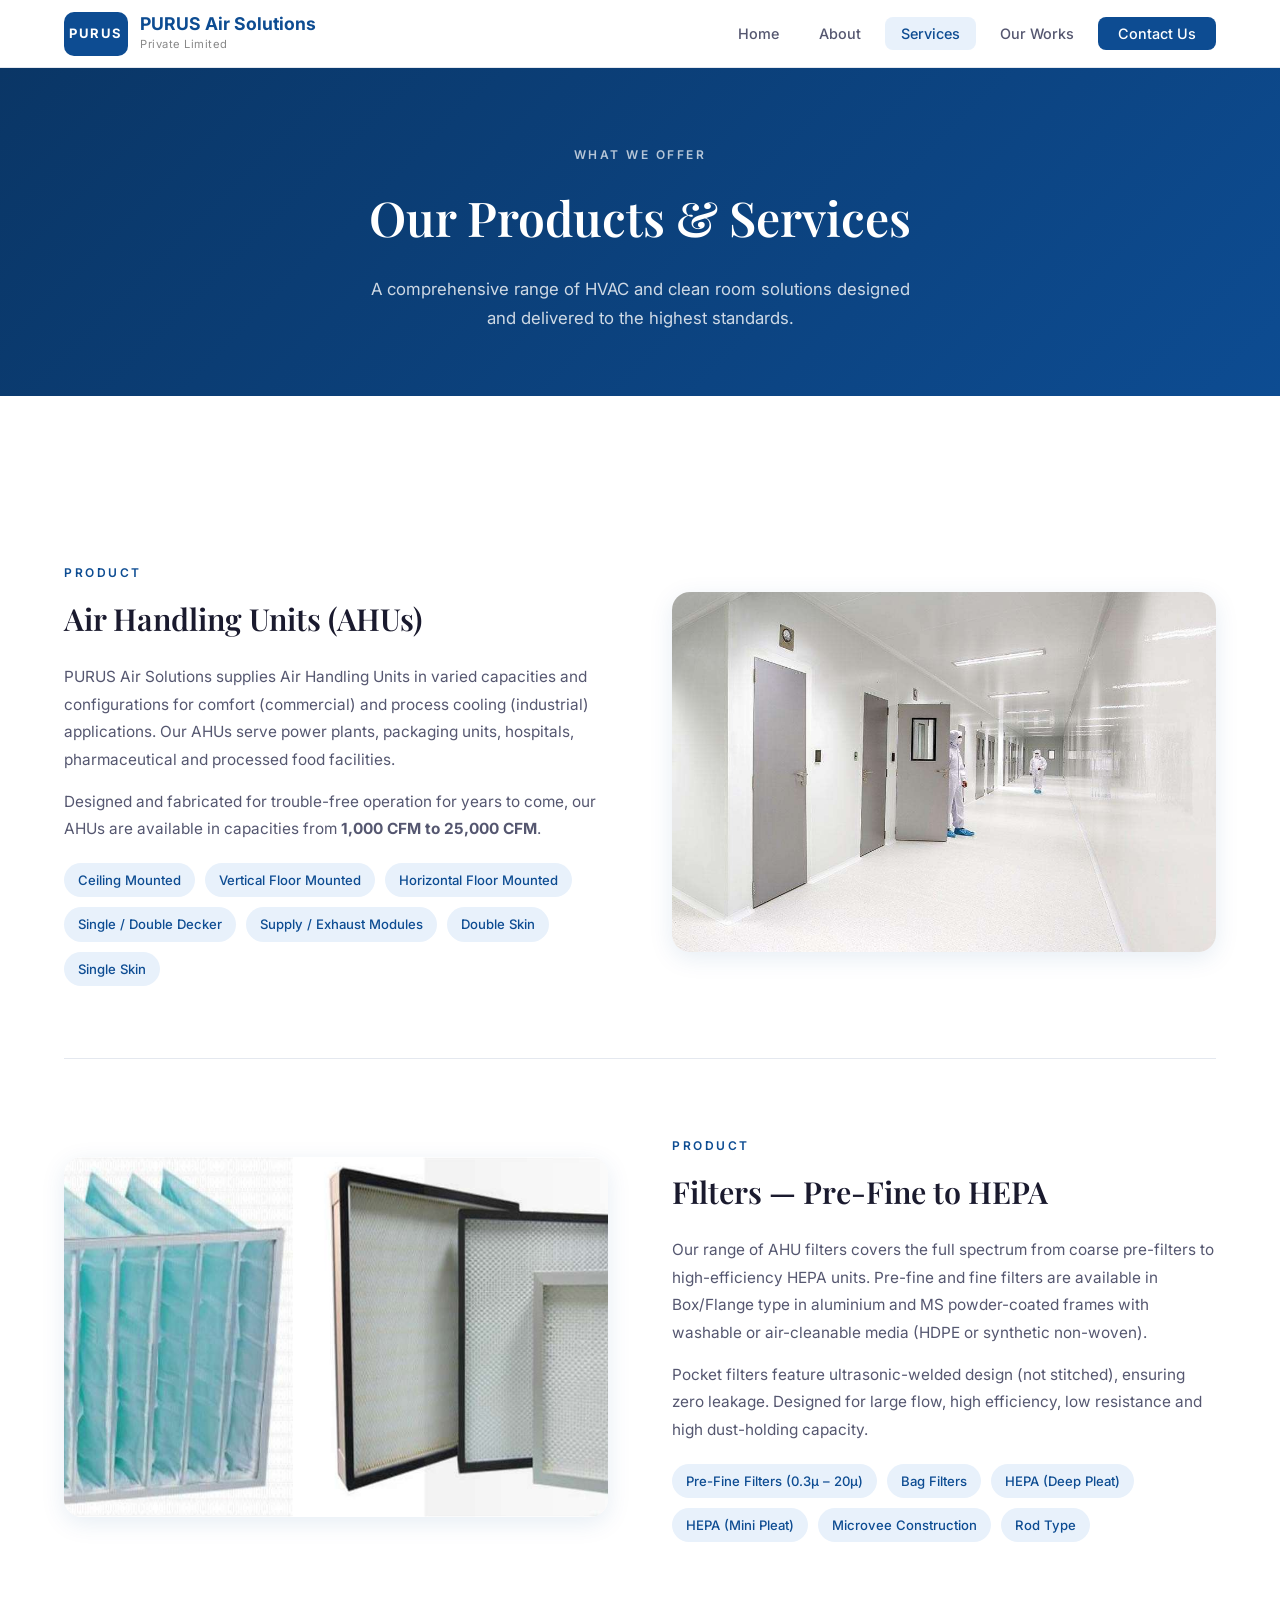
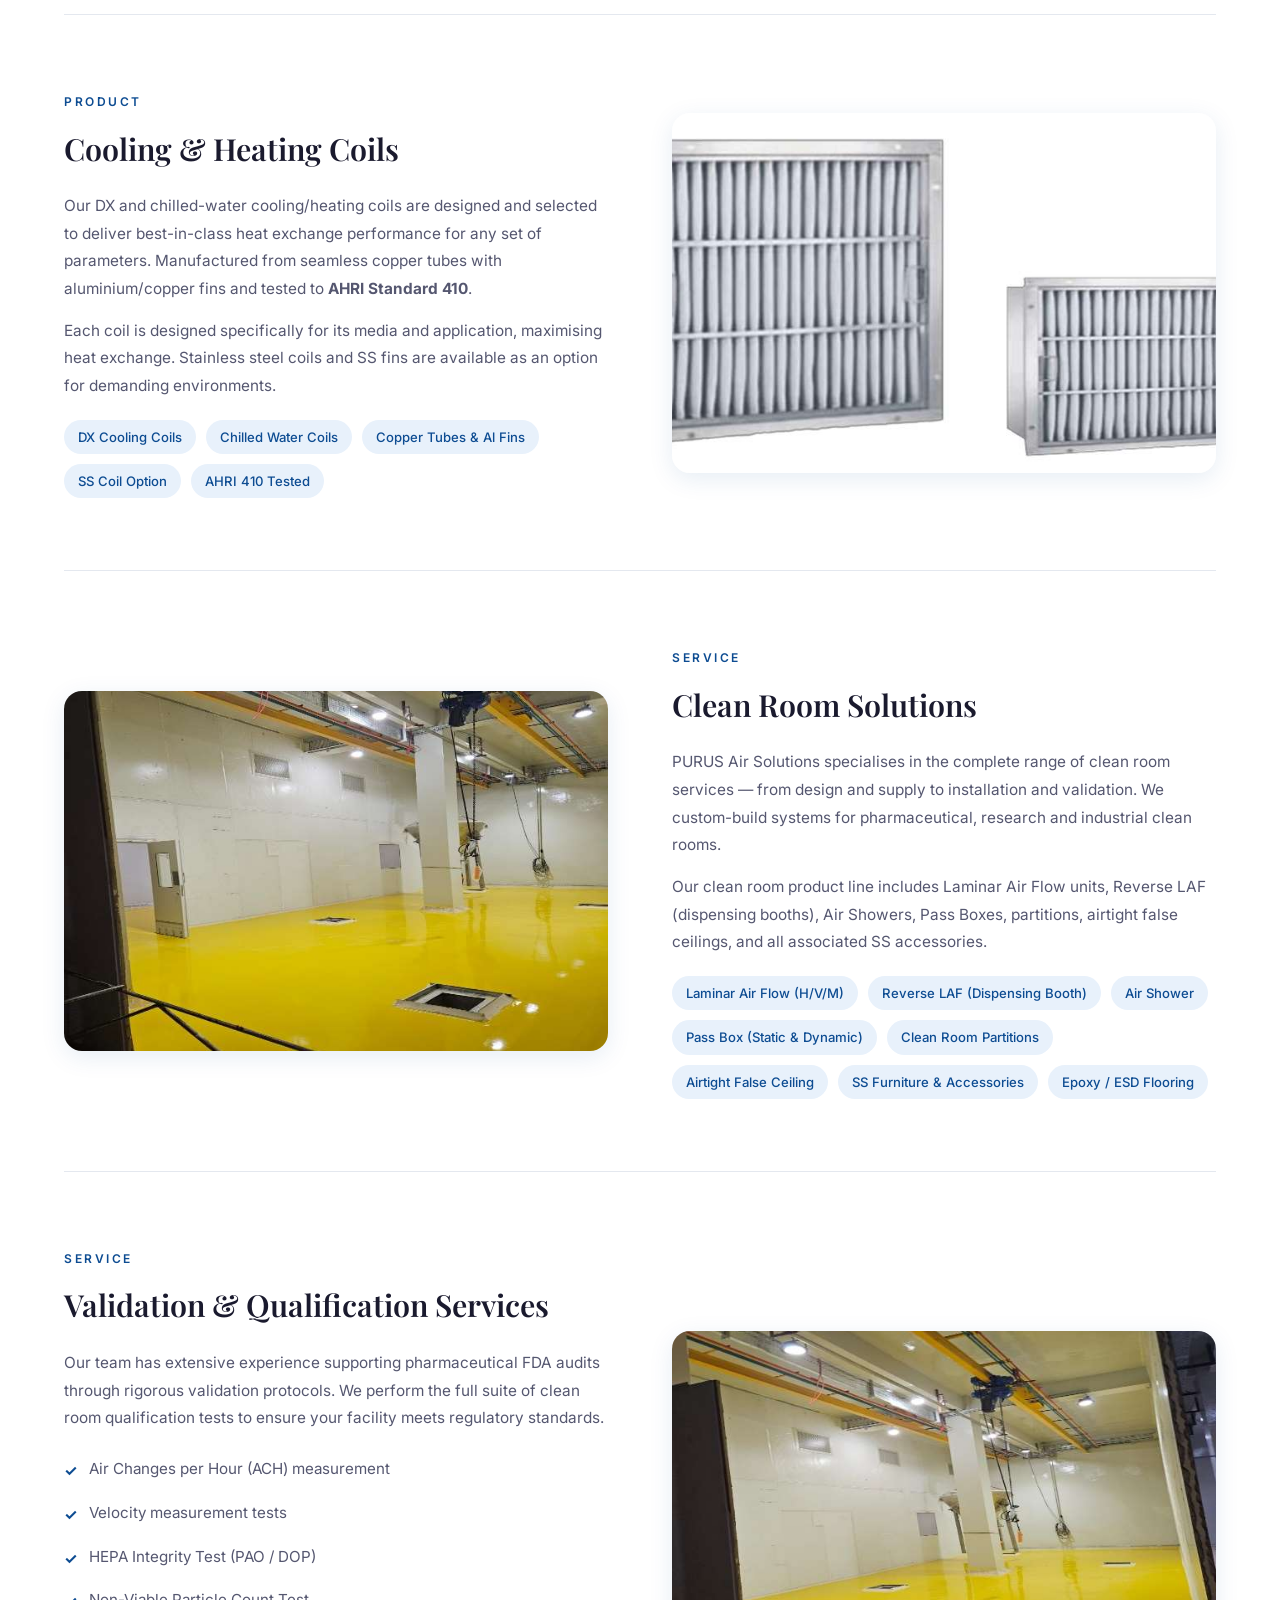
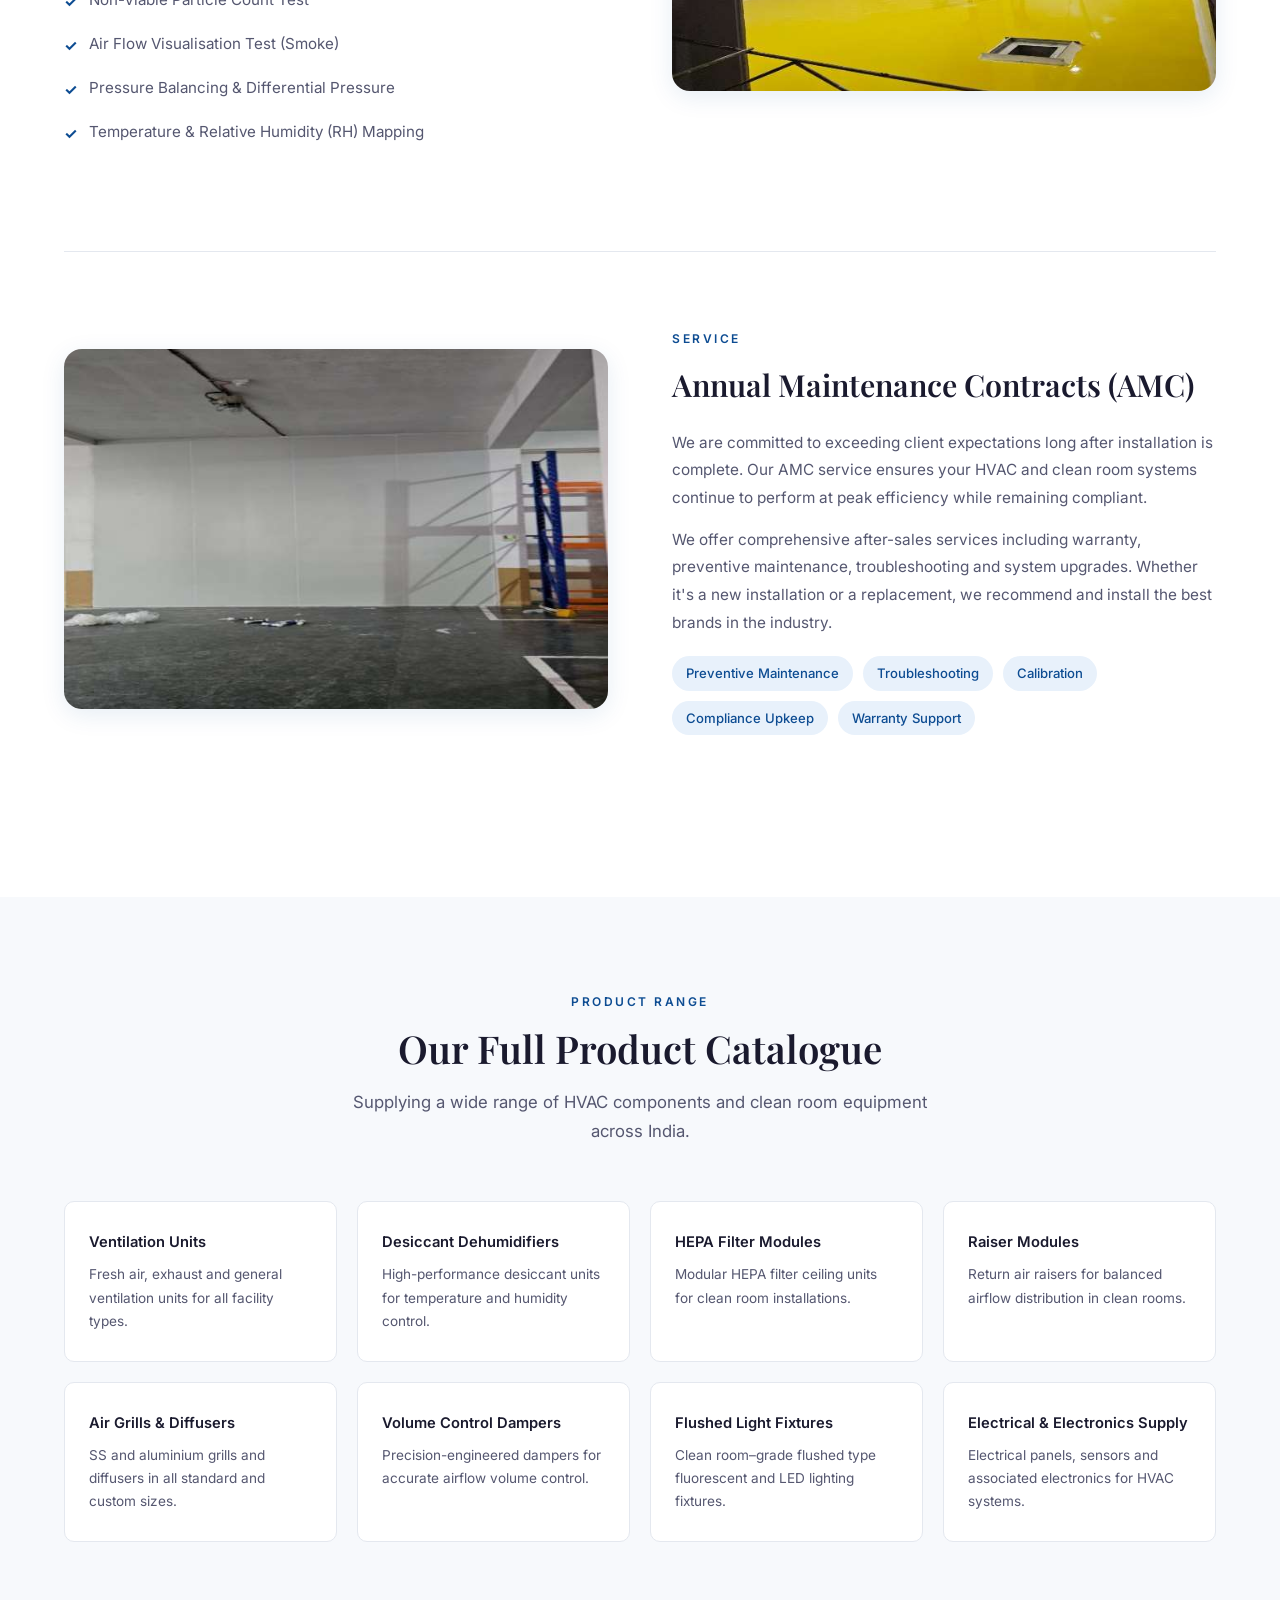
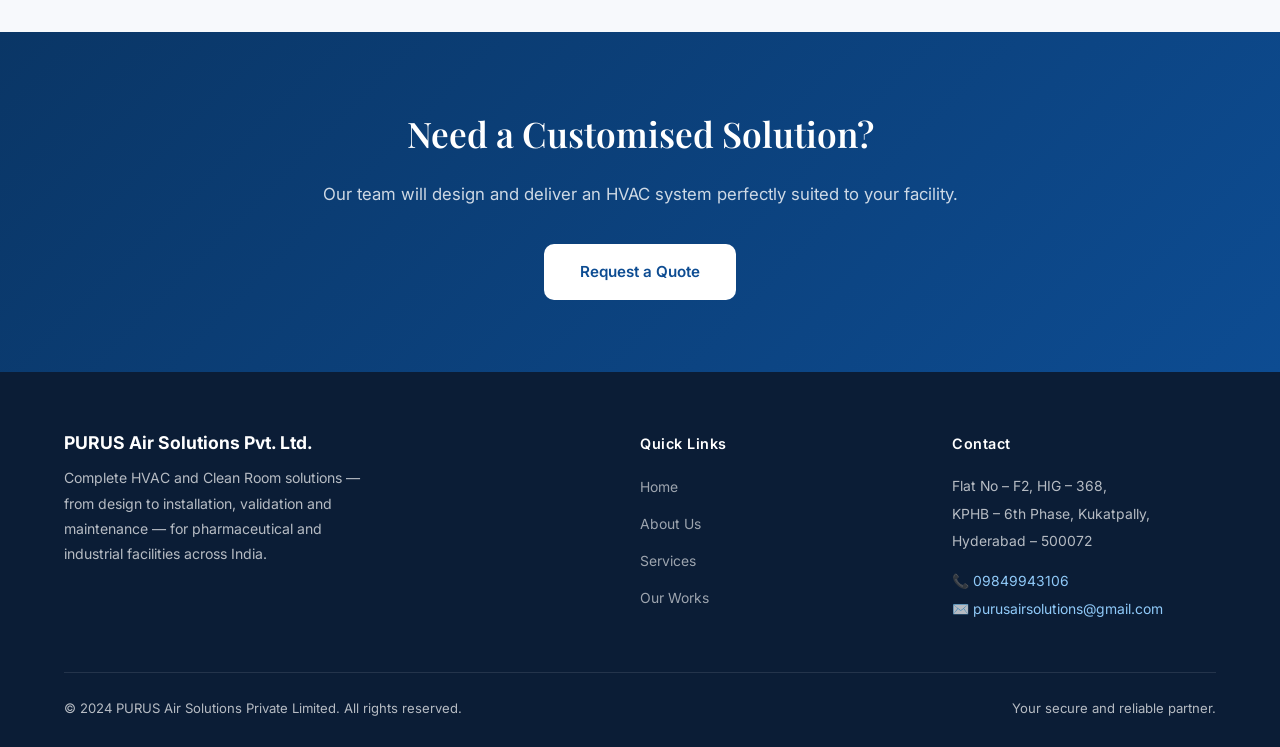
<file: services.html>
<!DOCTYPE html>
<html lang="en">
<head>
  <meta charset="UTF-8" />
  <meta name="viewport" content="width=device-width, initial-scale=1.0"/>
  <title>Services – PURUS Air Solutions</title>
  <meta name="description" content="Explore PURUS Air Solutions' full range of HVAC and clean room services: AHUs, HEPA filters, cooling coils, laminar air flow units, validation and more."/>
  <link rel="stylesheet" href="style.css"/>
  <style>
    .service-detail {
      display: grid;
      grid-template-columns: 1fr 1fr;
      gap: 64px;
      align-items: center;
      padding: 72px 0;
      border-bottom: 1px solid var(--border);
    }
    .service-detail:last-of-type { border-bottom: none; }
    .service-detail.reverse { direction: rtl; }
    .service-detail.reverse > * { direction: ltr; }

    .service-detail-text .eyebrow { margin-bottom: 10px; }
    .service-detail-text h2 {
      font-family: 'Playfair Display', serif;
      font-size: 1.9rem;
      font-weight: 600;
      margin-bottom: 18px;
      color: var(--text-primary);
    }
    .service-detail-text p {
      color: var(--text-secondary);
      font-size: 0.96rem;
      line-height: 1.8;
      margin-bottom: 14px;
    }
    .product-tags { display: flex; flex-wrap: wrap; gap: 10px; margin-top: 20px; }
    .tag {
      padding: 6px 14px;
      background: var(--navy-light);
      color: var(--navy);
      border-radius: 50px;
      font-size: 0.82rem;
      font-weight: 500;
    }
    .service-image-wrap { border-radius: var(--radius-lg); overflow: hidden; box-shadow: var(--shadow-md); }
    .service-image-wrap img { width: 100%; height: 360px; object-fit: cover; }

    .specs-grid {
      display: grid;
      grid-template-columns: repeat(auto-fit, minmax(220px, 1fr));
      gap: 20px;
      margin-top: 56px;
    }
    .spec-card {
      padding: 28px 24px;
      border: 1px solid var(--border);
      border-radius: var(--radius);
      background: var(--white);
      transition: all 0.2s;
    }
    .spec-card:hover { box-shadow: var(--shadow-sm); border-color: var(--navy-light); }
    .spec-card h4 { font-size: 0.92rem; font-weight: 600; color: var(--text-primary); margin-bottom: 8px; }
    .spec-card p { font-size: 0.85rem; color: var(--text-secondary); }

    @media (max-width: 900px) {
      .service-detail { grid-template-columns: 1fr; gap: 32px; }
      .service-detail.reverse { direction: ltr; }
    }
  </style>
</head>
<body>

<!-- NAVBAR -->
<nav class="navbar">
  <div class="navbar-brand">
    <div class="brand-logo">PURUS</div>
    <div>
      <div class="brand-name">PURUS Air Solutions</div>
      <div class="brand-sub">Private Limited</div>
    </div>
  </div>
  <ul class="nav-links">
    <li><a href="index.html">Home</a></li>
    <li><a href="about.html">About</a></li>
    <li><a href="services.html" class="active">Services</a></li>
    <li><a href="portfolio.html">Our Works</a></li>
    <li><a href="about.html#contact" class="nav-cta">Contact Us</a></li>
  </ul>
</nav>

<!-- PAGE HERO -->
<section class="page-hero">
  <span class="eyebrow">What We Offer</span>
  <h1>Our Products &amp; Services</h1>
  <p>A comprehensive range of HVAC and clean room solutions designed and delivered to the highest standards.</p>
</section>

<!-- SERVICE DETAILS -->
<section class="section">
  <div class="section-inner">

    <!-- AHUs -->
    <div class="service-detail">
      <div class="service-detail-text">
        <span class="eyebrow">Product</span>
        <h2>Air Handling Units (AHUs)</h2>
        <p>PURUS Air Solutions supplies Air Handling Units in varied capacities and configurations for comfort (commercial) and process cooling (industrial) applications. Our AHUs serve power plants, packaging units, hospitals, pharmaceutical and processed food facilities.</p>
        <p>Designed and fabricated for trouble-free operation for years to come, our AHUs are available in capacities from <strong>1,000 CFM to 25,000 CFM</strong>.</p>
        <div class="product-tags">
          <span class="tag">Ceiling Mounted</span>
          <span class="tag">Vertical Floor Mounted</span>
          <span class="tag">Horizontal Floor Mounted</span>
          <span class="tag">Single / Double Decker</span>
          <span class="tag">Supply / Exhaust Modules</span>
          <span class="tag">Double Skin</span>
          <span class="tag">Single Skin</span>
        </div>
      </div>
      <div class="service-image-wrap">
        <img src="images/brochure-000.jpg" alt="Air Handling Units"/>
      </div>
    </div>

    <!-- FILTERS -->
    <div class="service-detail reverse">
      <div class="service-detail-text">
        <span class="eyebrow">Product</span>
        <h2>Filters — Pre-Fine to HEPA</h2>
        <p>Our range of AHU filters covers the full spectrum from coarse pre-filters to high-efficiency HEPA units. Pre-fine and fine filters are available in Box/Flange type in aluminium and MS powder-coated frames with washable or air-cleanable media (HDPE or synthetic non-woven).</p>
        <p>Pocket filters feature ultrasonic-welded design (not stitched), ensuring zero leakage. Designed for large flow, high efficiency, low resistance and high dust-holding capacity.</p>
        <div class="product-tags">
          <span class="tag">Pre-Fine Filters (0.3µ – 20µ)</span>
          <span class="tag">Bag Filters</span>
          <span class="tag">HEPA (Deep Pleat)</span>
          <span class="tag">HEPA (Mini Pleat)</span>
          <span class="tag">Microvee Construction</span>
          <span class="tag">Rod Type</span>
        </div>
      </div>
      <div class="service-image-wrap">
        <img src="images/brochure-002.jpg" alt="HEPA Filters"/>
      </div>
    </div>

    <!-- COOLING COILS -->
    <div class="service-detail">
      <div class="service-detail-text">
        <span class="eyebrow">Product</span>
        <h2>Cooling &amp; Heating Coils</h2>
        <p>Our DX and chilled-water cooling/heating coils are designed and selected to deliver best-in-class heat exchange performance for any set of parameters. Manufactured from seamless copper tubes with aluminium/copper fins and tested to <strong>AHRI Standard 410</strong>.</p>
        <p>Each coil is designed specifically for its media and application, maximising heat exchange. Stainless steel coils and SS fins are available as an option for demanding environments.</p>
        <div class="product-tags">
          <span class="tag">DX Cooling Coils</span>
          <span class="tag">Chilled Water Coils</span>
          <span class="tag">Copper Tubes &amp; Al Fins</span>
          <span class="tag">SS Coil Option</span>
          <span class="tag">AHRI 410 Tested</span>
        </div>
      </div>
      <div class="service-image-wrap">
        <img src="images/brochure-004.jpg" alt="Cooling Coils"/>
      </div>
    </div>

    <!-- CLEAN ROOM SOLUTIONS -->
    <div class="service-detail reverse">
      <div class="service-detail-text">
        <span class="eyebrow">Service</span>
        <h2>Clean Room Solutions</h2>
        <p>PURUS Air Solutions specialises in the complete range of clean room services — from design and supply to installation and validation. We custom-build systems for pharmaceutical, research and industrial clean rooms.</p>
        <p>Our clean room product line includes Laminar Air Flow units, Reverse LAF (dispensing booths), Air Showers, Pass Boxes, partitions, airtight false ceilings, and all associated SS accessories.</p>
        <div class="product-tags">
          <span class="tag">Laminar Air Flow (H/V/M)</span>
          <span class="tag">Reverse LAF (Dispensing Booth)</span>
          <span class="tag">Air Shower</span>
          <span class="tag">Pass Box (Static &amp; Dynamic)</span>
          <span class="tag">Clean Room Partitions</span>
          <span class="tag">Airtight False Ceiling</span>
          <span class="tag">SS Furniture &amp; Accessories</span>
          <span class="tag">Epoxy / ESD Flooring</span>
        </div>
      </div>
      <div class="service-image-wrap">
        <img src="images/works-006.jpg" alt="Clean Room Solutions"/>
      </div>
    </div>

    <!-- VALIDATION -->
    <div class="service-detail">
      <div class="service-detail-text">
        <span class="eyebrow">Service</span>
        <h2>Validation &amp; Qualification Services</h2>
        <p>Our team has extensive experience supporting pharmaceutical FDA audits through rigorous validation protocols. We perform the full suite of clean room qualification tests to ensure your facility meets regulatory standards.</p>
        <ul class="list-checks" style="margin-top:16px;">
          <li>Air Changes per Hour (ACH) measurement</li>
          <li>Velocity measurement tests</li>
          <li>HEPA Integrity Test (PAO / DOP)</li>
          <li>Non-Viable Particle Count Test</li>
          <li>Air Flow Visualisation Test (Smoke)</li>
          <li>Pressure Balancing &amp; Differential Pressure</li>
          <li>Temperature &amp; Relative Humidity (RH) Mapping</li>
        </ul>
      </div>
      <div class="service-image-wrap">
        <img src="images/works-007.jpg" alt="Validation Services"/>
      </div>
    </div>

    <!-- AMC -->
    <div class="service-detail reverse">
      <div class="service-detail-text">
        <span class="eyebrow">Service</span>
        <h2>Annual Maintenance Contracts (AMC)</h2>
        <p>We are committed to exceeding client expectations long after installation is complete. Our AMC service ensures your HVAC and clean room systems continue to perform at peak efficiency while remaining compliant.</p>
        <p>We offer comprehensive after-sales services including warranty, preventive maintenance, troubleshooting and system upgrades. Whether it's a new installation or a replacement, we recommend and install the best brands in the industry.</p>
        <div class="product-tags">
          <span class="tag">Preventive Maintenance</span>
          <span class="tag">Troubleshooting</span>
          <span class="tag">Calibration</span>
          <span class="tag">Compliance Upkeep</span>
          <span class="tag">Warranty Support</span>
        </div>
      </div>
      <div class="service-image-wrap">
        <img src="images/works-009.jpg" alt="Maintenance"/>
      </div>
    </div>

  </div>
</section>

<!-- PRODUCT SPECS OVERVIEW -->
<section class="section section-soft">
  <div class="section-inner">
    <div class="section-header centered">
      <span class="eyebrow">Product Range</span>
      <h2>Our Full Product Catalogue</h2>
      <p>Supplying a wide range of HVAC components and clean room equipment across India.</p>
    </div>
    <div class="specs-grid">
      <div class="spec-card"><h4>Ventilation Units</h4><p>Fresh air, exhaust and general ventilation units for all facility types.</p></div>
      <div class="spec-card"><h4>Desiccant Dehumidifiers</h4><p>High-performance desiccant units for temperature and humidity control.</p></div>
      <div class="spec-card"><h4>HEPA Filter Modules</h4><p>Modular HEPA filter ceiling units for clean room installations.</p></div>
      <div class="spec-card"><h4>Raiser Modules</h4><p>Return air raisers for balanced airflow distribution in clean rooms.</p></div>
      <div class="spec-card"><h4>Air Grills &amp; Diffusers</h4><p>SS and aluminium grills and diffusers in all standard and custom sizes.</p></div>
      <div class="spec-card"><h4>Volume Control Dampers</h4><p>Precision-engineered dampers for accurate airflow volume control.</p></div>
      <div class="spec-card"><h4>Flushed Light Fixtures</h4><p>Clean room–grade flushed type fluorescent and LED lighting fixtures.</p></div>
      <div class="spec-card"><h4>Electrical &amp; Electronics Supply</h4><p>Electrical panels, sensors and associated electronics for HVAC systems.</p></div>
    </div>
  </div>
</section>

<!-- CTA -->
<section class="cta-strip">
  <div class="section-inner">
    <h2>Need a Customised Solution?</h2>
    <p>Our team will design and deliver an HVAC system perfectly suited to your facility.</p>
    <a href="about.html#contact" class="btn-white">Request a Quote</a>
  </div>
</section>

<!-- FOOTER -->
<footer>
  <div class="footer-grid">
    <div class="footer-brand">
      <div class="brand-name">PURUS Air Solutions Pvt. Ltd.</div>
      <p>Complete HVAC and Clean Room solutions — from design to installation, validation and maintenance — for pharmaceutical and industrial facilities across India.</p>
    </div>
    <div class="footer-col">
      <h4>Quick Links</h4>
      <ul>
        <li><a href="index.html">Home</a></li>
        <li><a href="about.html">About Us</a></li>
        <li><a href="services.html">Services</a></li>
        <li><a href="portfolio.html">Our Works</a></li>
      </ul>
    </div>
    <div class="footer-col footer-contact">
      <h4>Contact</h4>
      <p>Flat No – F2, HIG – 368,<br>KPHB – 6th Phase, Kukatpally,<br>Hyderabad – 500072</p>
      <p style="margin-top:12px;">
        📞 <a href="tel:+919849943106">09849943106</a><br>
        ✉️ <a href="mailto:purusairsolutions@gmail.com">purusairsolutions@gmail.com</a>
      </p>
    </div>
  </div>
  <div class="footer-bottom">
    <span>© 2024 PURUS Air Solutions Private Limited. All rights reserved.</span>
    <span>Your secure and reliable partner.</span>
  </div>
</footer>

</body>
</html>
</file>
<file: style.css>
/* ===========================
   PURUS Air Solutions - Styles
   Minimal & Clean Design
=========================== */

@import url('https://fonts.googleapis.com/css2?family=Inter:wght@300;400;500;600;700&family=Playfair+Display:wght@600&display=swap');

:root {
  --navy: #0D4C92;
  --navy-dark: #09366b;
  --navy-light: #e8f1fb;
  --accent: #2196F3;
  --text-primary: #1a1a2e;
  --text-secondary: #555770;
  --text-light: #888;
  --bg: #ffffff;
  --bg-soft: #f7f9fc;
  --border: #e4e8ef;
  --white: #ffffff;
  --shadow-sm: 0 2px 8px rgba(0,0,0,0.06);
  --shadow-md: 0 6px 24px rgba(13,76,146,0.1);
  --radius: 10px;
  --radius-lg: 18px;
}

*, *::before, *::after { box-sizing: border-box; margin: 0; padding: 0; }

html { scroll-behavior: smooth; }

body {
  font-family: 'Inter', sans-serif;
  color: var(--text-primary);
  background: var(--bg);
  line-height: 1.7;
  font-size: 16px;
}

a { text-decoration: none; color: inherit; }
img { max-width: 100%; height: auto; display: block; }

/* ===========================  NAVBAR  =========================== */
.navbar {
  position: sticky;
  top: 0;
  z-index: 1000;
  background: rgba(255,255,255,0.97);
  backdrop-filter: blur(10px);
  border-bottom: 1px solid var(--border);
  padding: 0 5%;
  display: flex;
  align-items: center;
  justify-content: space-between;
  height: 68px;
}

.navbar-brand {
  display: flex;
  align-items: center;
  gap: 12px;
}

.brand-logo {
  width: 64px;
  height: 44px;
  background: var(--navy);
  border-radius: 10px;
  display: flex;
  align-items: center;
  justify-content: center;
  font-weight: 700;
  color: white;
  font-size: 13px;
  letter-spacing: 1.5px;
}

.brand-name {
  font-size: 1.1rem;
  font-weight: 700;
  color: var(--navy);
  line-height: 1.2;
}

.brand-sub {
  font-size: 0.7rem;
  font-weight: 400;
  color: var(--text-light);
  letter-spacing: 0.5px;
}

.nav-links {
  display: flex;
  list-style: none;
  gap: 8px;
}

.nav-links a {
  padding: 8px 16px;
  border-radius: 8px;
  font-size: 0.9rem;
  font-weight: 500;
  color: var(--text-secondary);
  transition: all 0.2s;
}

.nav-links a:hover,
.nav-links a.active {
  background: var(--navy-light);
  color: var(--navy);
}

.nav-cta {
  background: var(--navy) !important;
  color: var(--white) !important;
  padding: 8px 20px !important;
  border-radius: 8px !important;
}

.nav-cta:hover {
  background: var(--navy-dark) !important;
  color: var(--white) !important;
}

/* ===========================  HERO  =========================== */
.hero {
  position: relative;
  overflow: hidden;
  background: linear-gradient(135deg, #0a3666 0%, #0D4C92 50%, #1976d2 100%);
  color: white;
  padding: 56px 5% 52px;
  min-height: 55vh;
  display: flex;
  align-items: center;
}

.hero::before {
  content: '';
  position: absolute;
  inset: 0;
  background:
    radial-gradient(ellipse 70% 60% at 70% 50%, rgba(33,150,243,0.15) 0%, transparent 60%),
    radial-gradient(ellipse 40% 40% at 20% 80%, rgba(255,255,255,0.04) 0%, transparent 60%);
}

.hero-grid {
  position: relative;
  z-index: 2;
  display: grid;
  grid-template-columns: 1fr 1fr;
  gap: 60px;
  align-items: center;
  max-width: 1200px;
  margin: 0 auto;
  width: 100%;
}

.hero-eyebrow {
  display: inline-block;
  background: rgba(255,255,255,0.15);
  border: 1px solid rgba(255,255,255,0.25);
  color: rgba(255,255,255,0.9);
  font-size: 0.78rem;
  font-weight: 500;
  letter-spacing: 2px;
  text-transform: uppercase;
  padding: 6px 16px;
  border-radius: 50px;
  margin-bottom: 24px;
}

.hero h1 {
  font-family: 'Playfair Display', serif;
  font-size: clamp(2.2rem, 4vw, 3.4rem);
  line-height: 1.2;
  margin-bottom: 24px;
  font-weight: 600;
}

.hero h1 span { color: #90CAF9; }

.hero p {
  font-size: 1.05rem;
  line-height: 1.8;
  color: rgba(255,255,255,0.82);
  margin-bottom: 36px;
  max-width: 480px;
}

.btn-group { display: flex; gap: 16px; flex-wrap: wrap; }

.btn-primary {
  background: white;
  color: var(--navy);
  padding: 14px 28px;
  border-radius: 10px;
  font-weight: 600;
  font-size: 0.95rem;
  transition: all 0.2s;
  border: 2px solid transparent;
}

.btn-primary:hover {
  transform: translateY(-2px);
  box-shadow: 0 8px 24px rgba(0,0,0,0.2);
}

.btn-outline {
  border: 2px solid rgba(255,255,255,0.4);
  color: white;
  padding: 14px 28px;
  border-radius: 10px;
  font-weight: 500;
  font-size: 0.95rem;
  transition: all 0.2s;
}

.btn-outline:hover {
  border-color: white;
  background: rgba(255,255,255,0.1);
}

.hero-image-grid {
  display: grid;
  grid-template-columns: 1fr 1fr;
  gap: 12px;
}

.hero-image-grid img {
  border-radius: 14px;
  object-fit: cover;
  width: 100%;
  height: 180px;
  box-shadow: 0 8px 32px rgba(0,0,0,0.25);
}

.hero-image-grid img:first-child {
  grid-column: 1 / -1;
  height: 220px;
}

/* ===========================  STATS BAR  =========================== */
.stats-bar {
  background: var(--white);
  border-bottom: 1px solid var(--border);
  padding: 32px 5%;
}

.stats-inner {
  max-width: 1200px;
  margin: 0 auto;
  display: grid;
  grid-template-columns: repeat(4, 1fr);
  gap: 24px;
}

.stat-item {
  text-align: center;
}

.stat-number {
  font-size: 2rem;
  font-weight: 700;
  color: var(--navy);
  line-height: 1;
}

.stat-label {
  font-size: 0.82rem;
  color: var(--text-light);
  margin-top: 4px;
  text-transform: uppercase;
  letter-spacing: 0.5px;
}

/* ===========================  SECTION BASICS  =========================== */
.section {
  padding: 90px 5%;
}

.section-soft { background: var(--bg-soft); }

.section-inner {
  max-width: 1200px;
  margin: 0 auto;
}

.section-header {
  margin-bottom: 56px;
}

.section-header.centered { text-align: center; }

.eyebrow {
  display: inline-block;
  font-size: 0.75rem;
  font-weight: 600;
  letter-spacing: 2.5px;
  text-transform: uppercase;
  color: var(--navy);
  margin-bottom: 12px;
}

.section-header h2 {
  font-family: 'Playfair Display', serif;
  font-size: clamp(1.8rem, 3vw, 2.6rem);
  color: var(--text-primary);
  font-weight: 600;
  line-height: 1.25;
}

.section-header p {
  margin-top: 16px;
  font-size: 1.05rem;
  color: var(--text-secondary);
  max-width: 580px;
}

.section-header.centered p { margin-left: auto; margin-right: auto; }

/* ===========================  SERVICES CARDS  =========================== */
.services-grid {
  display: grid;
  grid-template-columns: repeat(auto-fit, minmax(280px, 1fr));
  gap: 28px;
}

.service-card {
  background: var(--white);
  border: 1px solid var(--border);
  border-radius: var(--radius-lg);
  overflow: hidden;
  transition: all 0.25s;
}

.service-card:hover {
  transform: translateY(-5px);
  box-shadow: var(--shadow-md);
  border-color: transparent;
}

.service-card-img {
  width: 100%;
  height: 200px;
  object-fit: cover;
}

.service-card-body { padding: 24px; }

.service-card-body h3 {
  font-size: 1.1rem;
  font-weight: 600;
  color: var(--text-primary);
  margin-bottom: 10px;
}

.service-card-body p {
  font-size: 0.9rem;
  color: var(--text-secondary);
  line-height: 1.7;
}

/* ===========================  VALUES  =========================== */
.values-grid {
  display: grid;
  grid-template-columns: repeat(auto-fit, minmax(200px, 1fr));
  gap: 24px;
}

.value-item {
  text-align: center;
  padding: 36px 24px;
  background: var(--white);
  border-radius: var(--radius-lg);
  border: 1px solid var(--border);
  transition: all 0.25s;
}

.value-item:hover {
  box-shadow: var(--shadow-md);
  border-color: var(--navy-light);
}

.value-icon {
  width: 56px;
  height: 56px;
  border-radius: 14px;
  background: var(--navy-light);
  display: flex;
  align-items: center;
  justify-content: center;
  margin: 0 auto 18px;
  font-size: 24px;
}

.value-item h3 {
  font-size: 1rem;
  font-weight: 600;
  color: var(--text-primary);
  margin-bottom: 8px;
}

.value-item p {
  font-size: 0.85rem;
  color: var(--text-secondary);
}

/* ===========================  ABOUT SPLIT  =========================== */
.about-split {
  display: grid;
  grid-template-columns: 1fr 1fr;
  gap: 72px;
  align-items: center;
}

.about-image-collage {
  position: relative;
  height: 420px;
}

.collage-main {
  width: 75%;
  height: 320px;
  object-fit: cover;
  border-radius: var(--radius-lg);
  position: absolute;
  top: 0;
  left: 0;
  box-shadow: var(--shadow-md);
}

.collage-secondary {
  width: 55%;
  height: 200px;
  object-fit: cover;
  border-radius: var(--radius-lg);
  position: absolute;
  bottom: 0;
  right: 0;
  border: 4px solid var(--bg);
  box-shadow: var(--shadow-md);
}

.about-text h2 {
  font-family: 'Playfair Display', serif;
  font-size: 2.2rem;
  font-weight: 600;
  line-height: 1.25;
  margin-bottom: 20px;
}

.about-text p {
  color: var(--text-secondary);
  font-size: 0.97rem;
  margin-bottom: 16px;
}

.list-checks { list-style: none; margin: 24px 0; }

.list-checks li {
  padding: 8px 0;
  font-size: 0.95rem;
  color: var(--text-secondary);
  display: flex;
  gap: 12px;
  align-items: flex-start;
}

.list-checks li::before {
  content: '✓';
  color: var(--navy);
  font-weight: 700;
  flex-shrink: 0;
  margin-top: 2px;
}

/* ===========================  PORTFOLIO  =========================== */
.portfolio-grid {
  display: grid;
  grid-template-columns: repeat(3, 1fr);
  gap: 20px;
}

.portfolio-item {
  position: relative;
  overflow: hidden;
  border-radius: var(--radius);
  background: var(--text-primary);
}

.portfolio-item img {
  width: 100%;
  height: 240px;
  object-fit: cover;
  transition: transform 0.4s ease, opacity 0.4s ease;
  opacity: 0.92;
}

.portfolio-item:hover img {
  transform: scale(1.06);
  opacity: 0.6;
}

.portfolio-overlay {
  position: absolute;
  inset: 0;
  display: flex;
  flex-direction: column;
  justify-content: flex-end;
  padding: 20px;
  background: linear-gradient(to top, rgba(10,30,60,0.8) 0%, transparent 60%);
  opacity: 0;
  transition: opacity 0.3s ease;
}

.portfolio-item:hover .portfolio-overlay { opacity: 1; }

.portfolio-overlay h3 {
  color: white;
  font-size: 0.95rem;
  font-weight: 600;
}

.portfolio-overlay p {
  color: rgba(255,255,255,0.75);
  font-size: 0.8rem;
  margin-top: 4px;
}

/* ===========================  CONTACT CTA  =========================== */
.cta-strip {
  background: linear-gradient(135deg, #0a3666 0%, #0D4C92 100%);
  padding: 72px 5%;
  text-align: center;
  color: white;
}

.cta-strip h2 {
  font-family: 'Playfair Display', serif;
  font-size: 2.2rem;
  font-weight: 600;
  margin-bottom: 16px;
}

.cta-strip p {
  color: rgba(255,255,255,0.8);
  font-size: 1.05rem;
  margin-bottom: 36px;
}

.btn-white {
  background: white;
  color: var(--navy);
  padding: 15px 36px;
  border-radius: 10px;
  font-weight: 600;
  font-size: 0.95rem;
  display: inline-block;
  transition: all 0.2s;
}

.btn-white:hover {
  transform: translateY(-2px);
  box-shadow: 0 8px 24px rgba(0,0,0,0.2);
}

/* ===========================  FOOTER  =========================== */
footer {
  background: #0b1d36;
  color: rgba(255,255,255,0.7);
  padding: 60px 5% 28px;
}

.footer-grid {
  max-width: 1200px;
  margin: 0 auto;
  display: grid;
  grid-template-columns: 2fr 1fr 1fr;
  gap: 48px;
  margin-bottom: 48px;
}

.footer-brand .brand-name { color: white; font-size: 1.1rem; font-weight: 700; margin-bottom: 12px; }
.footer-brand p { font-size: 0.88rem; line-height: 1.8; max-width: 300px; }

.footer-col h4 {
  color: white;
  font-size: 0.9rem;
  font-weight: 600;
  margin-bottom: 16px;
  letter-spacing: 0.5px;
}

.footer-col ul { list-style: none; }
.footer-col ul li { margin-bottom: 10px; }
.footer-col ul li a {
  font-size: 0.87rem;
  color: rgba(255,255,255,0.6);
  transition: color 0.2s;
}
.footer-col ul li a:hover { color: white; }

.footer-contact p {
  font-size: 0.87rem;
  line-height: 2;
}

.footer-contact a { color: #90CAF9; }

.footer-bottom {
  max-width: 1200px;
  margin: 0 auto;
  border-top: 1px solid rgba(255,255,255,0.1);
  padding-top: 24px;
  display: flex;
  justify-content: space-between;
  align-items: center;
  font-size: 0.82rem;
}

/* ===========================  PAGE HERO (inner pages)  =========================== */
.page-hero {
  background: linear-gradient(135deg, #0a3666 0%, #0D4C92 100%);
  color: white;
  padding: 72px 5% 64px;
  text-align: center;
}

.page-hero .eyebrow { color: rgba(255,255,255,0.7); }

.page-hero h1 {
  font-family: 'Playfair Display', serif;
  font-size: clamp(2rem, 4vw, 3rem);
  font-weight: 600;
  margin-bottom: 16px;
}

.page-hero p {
  font-size: 1.05rem;
  color: rgba(255,255,255,0.8);
  max-width: 560px;
  margin: 0 auto;
}

/* ===========================  ABOUT PAGE SPECIFICS  =========================== */
.mission-vision {
  display: grid;
  grid-template-columns: 1fr 1fr;
  gap: 28px;
  margin-top: 56px;
}

.mv-card {
  padding: 40px;
  border-radius: var(--radius-lg);
  background: var(--navy);
  color: white;
}

.mv-card.light {
  background: var(--white);
  border: 1px solid var(--border);
  color: var(--text-primary);
}

.mv-card h3 {
  font-family: 'Playfair Display', serif;
  font-size: 1.5rem;
  font-weight: 600;
  margin-bottom: 16px;
}

.mv-card.light h3 { color: var(--navy); }

.mv-card p {
  font-size: 0.96rem;
  line-height: 1.8;
  opacity: 0.88;
}

.mv-card.light p { color: var(--text-secondary); opacity: 1; }

/* Customer logos */
.customers-section { padding: 80px 5%; background: var(--bg-soft); }

.customers-grid {
  max-width: 1200px;
  margin: 0 auto;
  display: grid;
  grid-template-columns: repeat(auto-fit, minmax(180px, 1fr));
  gap: 20px;
  margin-top: 40px;
}

.customer-card {
  background: white;
  border: 1px solid var(--border);
  border-radius: var(--radius);
  padding: 20px;
  display: flex;
  align-items: center;
  justify-content: center;
  min-height: 80px;
  transition: all 0.2s;
}

.customer-card img {
  max-height: 60px;
  object-fit: contain;
  filter: grayscale(0.3);
}

.customer-card:hover { box-shadow: var(--shadow-sm); border-color: var(--navy-light); }

/* ===========================  RESPONSIVE  =========================== */
@media (max-width: 900px) {
  .hero-grid { grid-template-columns: 1fr; gap: 40px; }
  .hero-image-grid { display: none; }
  .about-split { grid-template-columns: 1fr; gap: 40px; }
  .about-image-collage { height: 260px; }
  .stats-inner { grid-template-columns: repeat(2,1fr); }
  .mission-vision { grid-template-columns: 1fr; }
  .portfolio-grid { grid-template-columns: repeat(2, 1fr); }
  .footer-grid { grid-template-columns: 1fr 1fr; }
}

@media (max-width: 600px) {
  .navbar { padding: 0 4%; }
  .nav-links { display: none; }
  .section { padding: 60px 4%; }
  .portfolio-grid { grid-template-columns: 1fr; }
  .stats-inner { grid-template-columns: repeat(2,1fr); }
  .footer-grid { grid-template-columns: 1fr; }
}
</file>
